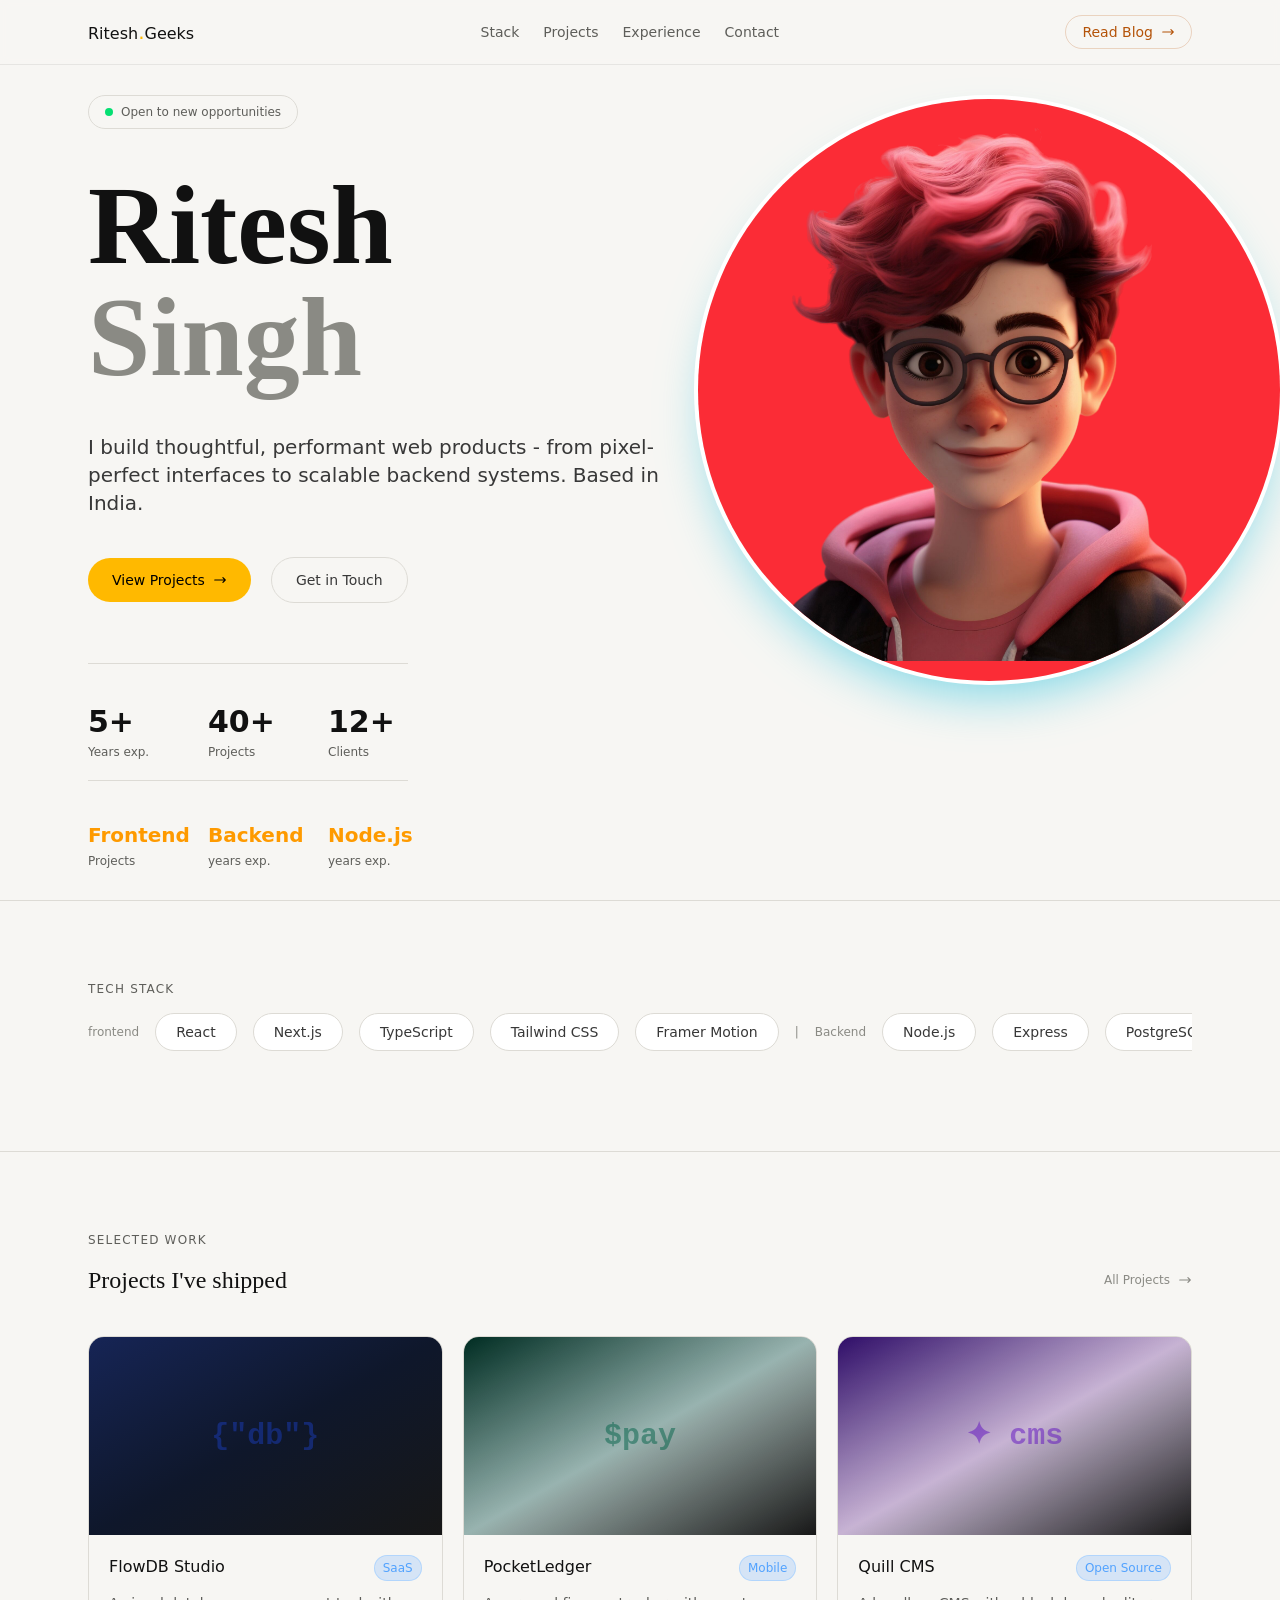
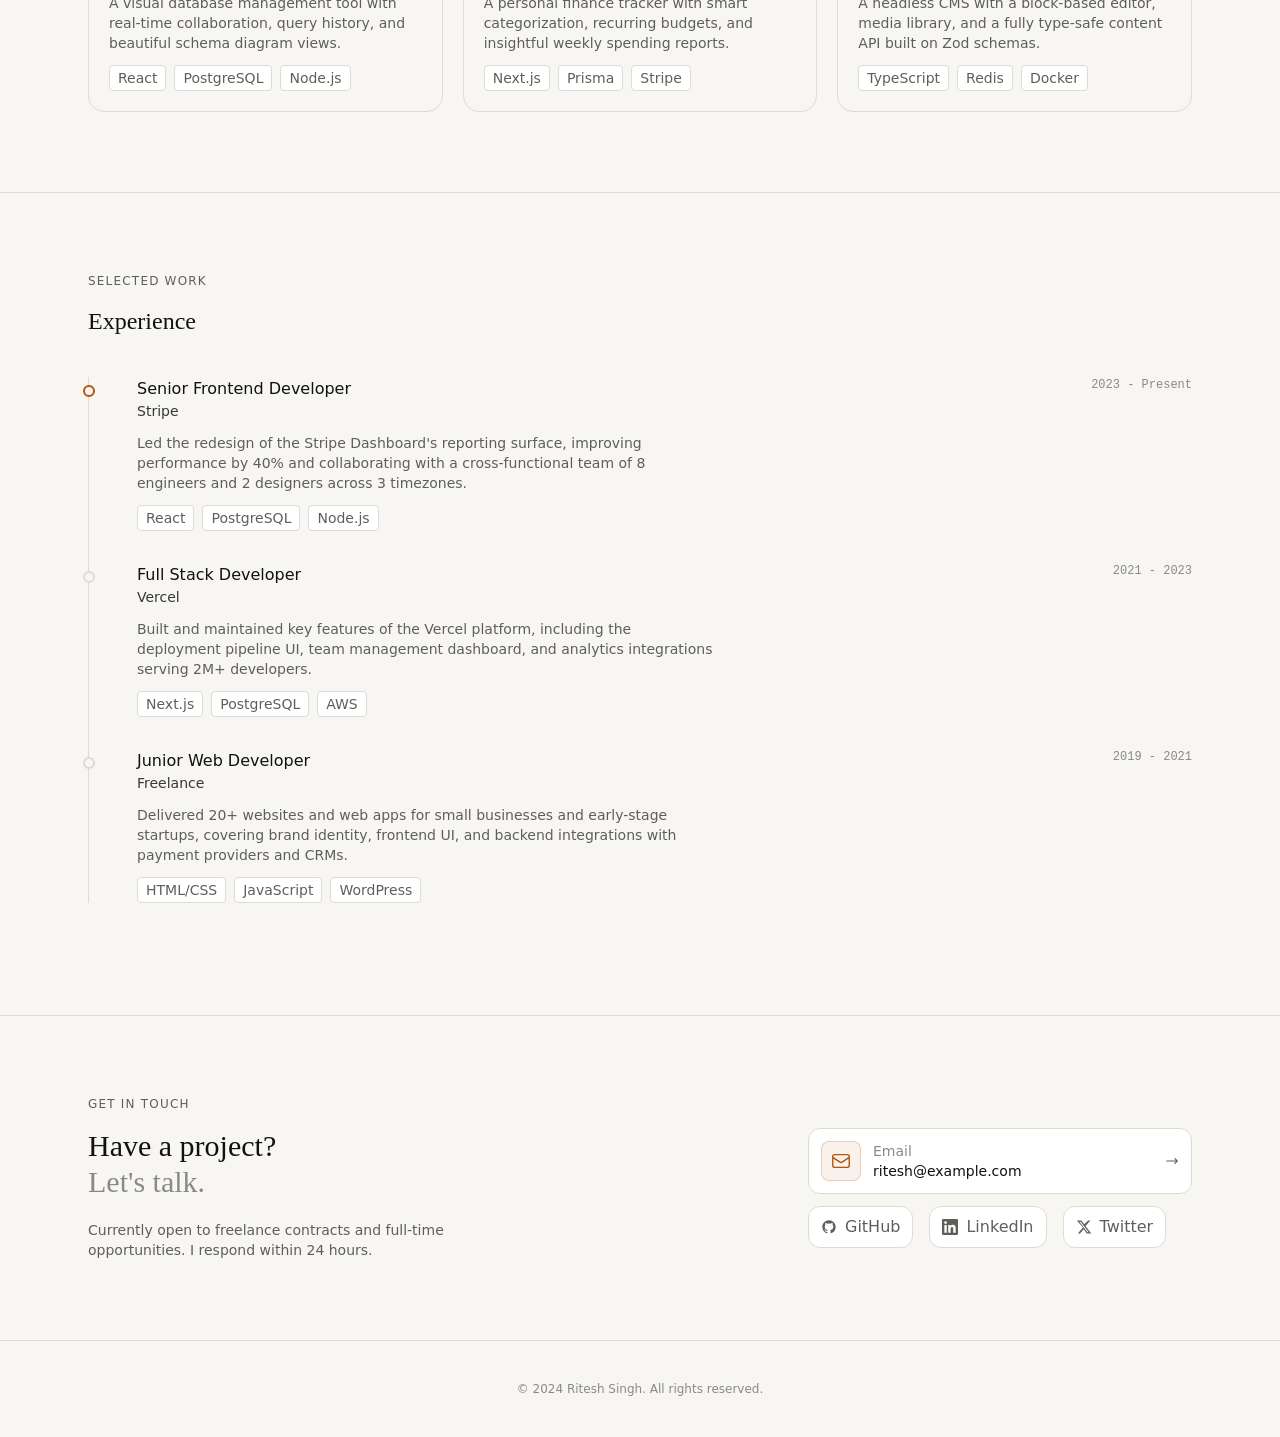
<file: index.html>
<!DOCTYPE html>
<html lang="en">

    <head>
        <meta charset="UTF-8">
        <meta name="viewport" content="width=device-width, initial-scale=1.0">
        <title>Document</title>
        <link rel="stylesheet" href="output.css">
    </head>

    <body>
        <header class="border-b border-(--border-subtle) fixed inset-x-0 bg-(--navbar-bg) backdrop-blur-xs z-10">
            <nav class="flex justify-between max-w-6xl mx-auto px-6 items-center h-16">
                <a href="">Ritesh<span class="text-amber-400 text-xl">.</span>Geeks</a>
                <ul class="hidden md:flex items-center gap-6 text-sm text-(--text-3)">
                    <a href="#tech-stack">
                        <li class="cursor-pointer hover:text-(--text-1) transition-all duration-200">Stack</li>
                    </a>
                    <a href="#projects">
                        <li class="cursor-pointer hover:text-(--text-1) transition-all duration-200">Projects</li>
                    </a>
                    <a href="#experience">
                        <li class="cursor-pointer hover:text-(--text-1) transition-all duration-200">Experience</li>
                    </a>
                    <a href="#contact">
                        <li class="cursor-pointer hover:text-(--text-1) transition-all duration-200">Contact</li>
                    </a>

                </ul>

                <a href="blog.html"
                    class="flex items-center text-sm gap-2 text-(--accent) border border-(--accent-border) px-4 py-1.5 rounded-full hover:bg-(--accent-dim) hover:border-(--accent) transition-all duration-200">
                    Read Blog <svg class="w-3.5 h-3.5" fill="none" stroke="currentColor" viewBox="0 0 24 24">
                        <path stroke-linecap="round" stroke-linejoin="round" stroke-width="2"
                            d="M17 8l4 4m0 0l-4 4m4-4H3" />
                    </svg>
                </a>
            </nav>
        </header>

        <section class="min-h-screen pt-16 flex flex-col justify-center items-center">
            <div class="max-w-6xl mx- px-6 text-white w-full">

                <div
                    class="inline-flex items-center gap-2 border border-(--border) px-4 py-2 rounded-full text-xs text-(--text-3) mb-10 animate-fade-in-up">
                    <span class="inline-block h-2 w-2 bg-green-400 rounded-full animate-pulse "></span>
                    Open to new opportunities
                </div>


                <figure class="object-cover absolute gap-3 overflow-hidden inline-block p-5 rounded-full md:ml-100 md:mt-1 md:bg-red-500 md-p-0 shadow-2xl md:ring-4 md:bg-cyan-500 shadow-90xl shadow-cyan-500/50 animate-fade-in-up hover:-translate-y-4 animation-all duration-800  ">
                <img class="animate-wiggle" src="avatar.png">
                </figure>

                <h1 class="font-serif text-6xl md:text-8xl lg:text-[7rem] font-bold mb-10 animate-fade-in-up-1">
                    <p class="text-(--text-1) ">Ritesh</p>
                    <p class="text-(--text-4)">Singh</p>
                </h1>

                <p class="text-(--text-2) text-lg md:text-xl max-w-xl mb-10 animate-fade-in-up-2">I build thoughtful,
                    performant web products
                    -
                    from pixel-perfect interfaces to scalable backend
                    systems. Based in India.</p>


                <div class="flex gap-5 items-center mb-15 animate-fade-in-up-2">
                    <a href=""
                        class="bg-amber-400 hover:bg-amber-300 text-black text-sm font-medium rounded-full px-6 py-3 flex items-center gap-2 transition-all duration-200">View
                        Projects
                        <svg class="w-3.5 h-3.5" fill="none" stroke="currentColor" viewBox="0 0 24 24">
                            <path stroke-linecap="round" stroke-linejoin="round" stroke-width="2"
                                d="M17 8l4 4m0 0l-4 4m4-4H3" />
                        </svg>
                    </a>
                    <a href="https://github.com/r65280251" class=" rounded-full px-6 py-3 border border-(--border) text-(--text-2) text-sm hover:bg-(--text-3) hover:text-(--text-1) transition-all duration-300">Get in
                        Touch</a>
                </div>

                <div class="border-t border-(--border) grid grid-cols-3 pt-10 gap-10 max-w-xs animate-fade-in-up-3">
                    <div>
                        <p class="text-3xl font-semibold mb-1 text-(--text-1)">5+</p>
                        <p class="text-xs text-(--text-3)">Years exp.</p>
                    </div>
                    <div>
                        <p class="text-3xl font-semibold mb-1 text-(--text-1)">40+</p>
                        <p class="text-xs text-(--text-3)">Projects</p>
                    </div>
                    <div>
                        <p class="text-3xl font-semibold mb-1 text-(--text-1)">12+</p>
                        <p class="text-xs text-(--text-3)">Clients</p>
                    </div>
                </div>

                <div class="border-t border-(--border) grid grid-cols-3 pt-10 gap-10 max-w-xs animate-fade-in-up-3 mt-5 ">
                    <div>
                        <p class="text-xl font-semibold mb-1 text-amber-500">Frontend</p>
                        <p class="text-xs text-(--text-3)">Projects</p>
                    </div>
                    <div>
                        <p class="text-xl font-semibold mb-1 text-amber-500">Backend</p>
                        <p class="text-xs text-(--text-3)">years exp.</p>
                    </div>
                    <div>
                        <p class="text-xl font-semibold mb-1 text-amber-500">Node.js</p>
                        <p class="text-xs text-(--text-3)">years exp.</p>
                    </div>
                </div>
</div>

        </section>








        <section id="tech-stack" class="border-t border-(--border) py-20">
            <div class="max-w-6xl mx-auto px-6">
                <h2 class="uppercase text-(--text-3) text-xs tracking-widest mb-4">Tech Stack</h2>

                <div class="flex gap-4 items-center overflow-x-auto pb-5">
                    <p class="text-xs text-(--text-4) text-nowrap">frontend</p>
                    <p
                        class="text-(--text-2) text-sm border border-(--border) px-5 py-2 rounded-full bg-(--surface-solid) hover:text-(--accent) hover:border-(--accent-dim) transition-all duration-200 cursor-default text-nowrap">
                        React</p>
                    <p
                        class="text-(--text-2) text-sm border border-(--border) px-5 py-2 rounded-full bg-(--surface-solid) hover:text-(--accent) hover:border-(--accent-dim) transition-all duration-200 cursor-default text-nowrap">
                        Next.js</p>
                    <p
                        class="text-(--text-2) text-sm border border-(--border) px-5 py-2 rounded-full bg-(--surface-solid) hover:text-(--accent) hover:border-(--accent-dim) transition-all duration-200 cursor-default text-nowrap">
                        TypeScript</p>
                    <p
                        class="text-(--text-2) text-sm border border-(--border) px-5 py-2 rounded-full bg-(--surface-solid) hover:text-(--accent) hover:border-(--accent-dim) transition-all duration-200 cursor-default text-nowrap">
                        Tailwind CSS</p>
                    <p
                        class="text-(--text-2) text-sm border border-(--border) px-5 py-2 rounded-full bg-(--surface-solid) hover:text-(--accent) hover:border-(--accent-dim) transition-all duration-200 cursor-default text-nowrap">
                        Framer Motion</p>
                    <p class="text-xs text-(--text-4)">|</p>
                    <p class="text-xs text-(--text-4)">Backend</p>
                    <p
                        class="text-(--text-2) text-sm border border-(--border) px-5 py-2 rounded-full bg-(--surface-solid) hover:text-(--accent) hover:border-(--accent-dim) transition-all duration-200 cursor-default text-nowrap">
                        Node.js</p>
                    <p
                        class="text-(--text-2) text-sm border border-(--border) px-5 py-2 rounded-full bg-(--surface-solid) hover:text-(--accent) hover:border-(--accent-dim) transition-all duration-200 cursor-default text-nowrap">
                        Express</p>
                    <p
                        class="text-(--text-2) text-sm border border-(--border) px-5 py-2 rounded-full bg-(--surface-solid) hover:text-(--accent) hover:border-(--accent-dim) transition-all duration-200 cursor-default text-nowrap">
                        PostgreSQL</p>
                    <p
                        class="text-(--text-2) text-sm border border-(--border) px-5 py-2 rounded-full bg-(--surface-solid) hover:text-(--accent) hover:border-(--accent-dim) transition-all duration-200 cursor-default text-nowrap">
                        Prisma ORM</p>
                    <p
                        class="text-(--text-2) text-sm border border-(--border) px-5 py-2 rounded-full bg-(--surface-solid) hover:text-(--accent) hover:border-(--accent-dim) transition-all duration-200 cursor-default text-nowrap">
                        Redis</p>
                    <p class="text-xs text-(--text-4)">|</p>
                    <p class="text-xs text-(--text-4) text-nowrap">Devops</p>
                    <p
                        class="text-(--text-2) text-sm border border-(--border) px-5 py-2 rounded-full bg-(--surface-solid) hover:text-(--accent) hover:border-(--accent-dim) transition-all duration-200 cursor-default text-nowrap">
                        Docker</p>
                    <p
                        class="text-(--text-2) text-sm border border-(--border) px-5 py-2 rounded-full bg-(--surface-solid) hover:text-(--accent) hover:border-(--accent-dim) transition-all duration-200 cursor-default text-nowrap">
                        AWS</p>
                    <p
                        class="text-(--text-2) text-sm border border-(--border) px-5 py-2 rounded-full bg-(--surface-solid) hover:text-(--accent) hover:border-(--accent-dim) transition-all duration-200 cursor-default text-nowrap">
                        Vercel</p>
                    <p
                        class="text-(--text-2) text-sm border border-(--border) px-5 py-2 rounded-full bg-(--surface-solid) hover:text-(--accent) hover:border-(--accent-dim) transition-all duration-200 cursor-default text-nowrap">
                        GitHub CI/CD</p>
                </div>
            </div>
        </section>


        <section id="projects" class="border-t border-(--border) py-20">
            <div class="max-w-6xl mx-auto px-6">
                <h2 class="uppercase text-(--text-3) text-xs tracking-widest mb-4">Selected Work</h2>

                <div class="flex justify-between mb-10">
                    <h3 class="font-serif text-2xl">Projects I've shipped</h3>
                    <a href=""
                        class="flex items-center gap-2 text-xs text-(--text-4) hover:text-(--accent) transition-all duration-200">All
                        Projects <svg class="w-3.5 h-3.5" fill="none" stroke="currentColor" viewBox="0 0 24 24">
                            <path stroke-linecap="round" stroke-linejoin="round" stroke-width="2"
                                d="M17 8l4 4m0 0l-4 4m4-4H3" />
                        </svg></a>

                </div>

                <div class="grid grid-cols-1 gap-5 md:grid-cols-2 lg:grid-cols-3">

                    <article
                        class="group border border-(--border) rounded-2xl overflow-hidden hover:-translate-y-1.5 transition-all duration-300 hover:border-white/30">
                        <div
                            class="relative aspect-video flex items-center justify-center bg-linear-to-br from-blue-950 via-slate-900 to-neutral-900">
                            <p class="text-3xl font-mono text-blue-800/50 font-bold">{"db"}</p>

                            <div
                                class="absolute bg-black/0 inset-0 group-hover:bg-black/35 flex justify-center items-center transition-all duration-400">
                                <p
                                    class=" opacity-0 border  border-white/20 rounded-full px-3 py-1.5 group-hover:opacity-100  flex items-center gap-2 bg-white/10 text-xs backdrop-blur-2xl">
                                    View Project <svg class="w-3.5 h-3.5" fill="none" stroke="currentColor"
                                        viewBox="0 0 24 24">
                                        <path stroke-linecap="round" stroke-linejoin="round" stroke-width="2"
                                            d="M17 8l4 4m0 0l-4 4m4-4H3" />
                                    </svg>
                                </p>
                            </div>
                        </div>

                        <div class="p-5">
                            <div class="flex justify-between mb-3">
                                <h3>FlowDB Studio</h3>
                                <p
                                    class="text-xs border border-blue-300/50 px-2 py-1 text-blue-400 rounded-full bg-blue-400/20">
                                    SaaS</p>
                            </div>

                            <p class="mb-3 text-sm text-(--text-3)">A visual database management tool with real-time
                                collaboration, query history, and
                                beautiful schema diagram views.</p>

                            <div class="flex gap-2 flex-wrap">
                                <p
                                    class="text-sm text-(--text-3) px-2 py-0.5 border border-(--border) rounded bg-(--surface-solid)">
                                    React</p>
                                <p
                                    class="text-sm text-(--text-3) px-2 py-0.5 border border-(--border) rounded bg-(--surface-solid)">
                                    PostgreSQL</p>
                                <p
                                    class="text-sm text-(--text-3) px-2 py-0.5 border border-(--border) rounded bg-(--surface-solid)">
                                    Node.js</p>
                            </div>

                        </div>
                    </article>

                    <article
                        class="group border border-(--border) rounded-2xl overflow-hidden hover:-translate-y-1.5 transition-all duration-300 hover:border-white/30">
                        <div
                            class="relative aspect-video flex items-center justify-center bg-linear-to-br from-emerald-950 via-teal-900/40 to-neutral-900">
                            <p class="text-3xl font-mono text-emerald-800/50 font-bold">$pay</p>

                            <div
                                class="absolute bg-black/0 inset-0 group-hover:bg-black/35 flex justify-center items-center transition-all duration-400">
                                <p
                                    class=" opacity-0 border  border-white/20 rounded-full px-3 py-1.5 group-hover:opacity-100  flex items-center gap-2 bg-white/10 text-xs backdrop-blur-2xl">
                                    View Project <svg class="w-3.5 h-3.5" fill="none" stroke="currentColor"
                                        viewBox="0 0 24 24">
                                        <path stroke-linecap="round" stroke-linejoin="round" stroke-width="2"
                                            d="M17 8l4 4m0 0l-4 4m4-4H3" />
                                    </svg>
                                </p>
                            </div>
                        </div>

                        <div class="p-5">
                            <div class="flex justify-between mb-3">
                                <h3>PocketLedger</h3>
                                <p
                                    class="text-xs border border-blue-300/50 px-2 py-1 text-blue-400 rounded-full bg-blue-400/20">
                                    Mobile</p>
                            </div>

                            <p class="mb-3 text-sm text-(--text-3)">A personal finance tracker with smart
                                categorization, recurring budgets, and insightful weekly spending reports.</p>

                            <div class="flex gap-2 flex-wrap">
                                <p
                                    class="text-sm text-(--text-3) px-2 py-0.5 border border-(--border) rounded bg-(--surface-solid)">
                                    Next.js
                                </p>
                                <p
                                    class="text-sm text-(--text-3) px-2 py-0.5 border border-(--border) rounded bg-(--surface-solid)">
                                    Prisma
                                </p>
                                <p
                                    class="text-sm text-(--text-3) px-2 py-0.5 border border-(--border) rounded bg-(--surface-solid)">
                                    Stripe</p>
                            </div>

                        </div>
                    </article>



                    <article
                        class="group border border-(--border) rounded-2xl overflow-hidden hover:-translate-y-1.5 transition-all duration-300 hover:border-white/30 md:col-span-2 lg:col-span-1">
                        <div
                            class="relative aspect-video flex items-center justify-center bg-linear-to-br from-violet-950 via-purple-900/30 to-neutral-900">
                            <p class="text-3xl font-mono text-violet-800/50 font-bold">✦ cms</p>

                            <div
                                class="absolute bg-black/0 inset-0 group-hover:bg-black/35 flex justify-center items-center transition-all duration-400">
                                <p
                                    class=" opacity-0 border  border-white/20 rounded-full px-3 py-1.5 group-hover:opacity-100  flex items-center gap-2 bg-white/10 text-xs backdrop-blur-2xl">
                                    View Project <svg class="w-3.5 h-3.5" fill="none" stroke="currentColor"
                                        viewBox="0 0 24 24">
                                        <path stroke-linecap="round" stroke-linejoin="round" stroke-width="2"
                                            d="M17 8l4 4m0 0l-4 4m4-4H3" />
                                    </svg>
                                </p>
                            </div>
                        </div>

                        <div class="p-5">
                            <div class="flex justify-between mb-3">
                                <h3>Quill CMS
                                </h3>
                                <p
                                    class="text-xs border border-blue-300/50 px-2 py-1 text-blue-400 rounded-full bg-blue-400/20">
                                    Open Source
                                </p>
                            </div>

                            <p class="mb-3 text-sm text-(--text-3)">A headless CMS with a block-based editor, media
                                library, and a fully type-safe content API built on Zod schemas.
                            </p>

                            <div class="flex gap-2 flex-wrap">
                                <p
                                    class="text-sm text-(--text-3) px-2 py-0.5 border border-(--border) rounded bg-(--surface-solid)">
                                    TypeScript
                                </p>
                                <p
                                    class="text-sm text-(--text-3) px-2 py-0.5 border border-(--border) rounded bg-(--surface-solid)">
                                    Redis
                                </p>
                                <p
                                    class="text-sm text-(--text-3) px-2 py-0.5 border border-(--border) rounded bg-(--surface-solid)">
                                    Docker</p>
                            </div>

                        </div>
                    </article>

                </div>
            </div>
        </section>

        <section id="experience" class="border-t border-(--border) py-20">
            <div class="max-w-6xl mx-auto px-6">
                <h2 class="uppercase text-(--text-3) text-xs tracking-widest mb-4">Selected Work</h2>
                <h3 class="font-serif text-2xl mb-10">Experience</h3>

                <div class="border-l border-(--border)">
                    <div class="relative mb-8">
                        <div
                            class="-left-1.5 top-2 absolute border-2 border-(--accent) rounded-full w-3 h-3 bg-(--surface)">
                        </div>

                        <div class="pl-12">
                            <div class="flex flex-col md:flex-row justify-between mb-3 gap-2">
                                <div>
                                    <h3>Senior Frontend Developer</h3>
                                    <p class="font-light text-(--text-2) text-sm">Stripe</p>
                                </div>

                                <p class="text-xs font-mono text-(--text-4)">
                                    2023 - Present</p>
                            </div>


                            <p class="mb-3 text-sm text-(--text-3) max-w-xl">Led the redesign of the Stripe Dashboard's
                                reporting surface, improving performance by 40% and collaborating with a
                                cross-functional team of 8 engineers and 2 designers across 3 timezones.</p>

                            <div class="flex gap-2 flex-wrap">
                                <p
                                    class="text-sm text-(--text-3) px-2 py-0.5 border border-(--border) rounded bg-(--surface-solid)">
                                    React</p>
                                <p
                                    class="text-sm text-(--text-3) px-2 py-0.5 border border-(--border) rounded bg-(--surface-solid)">
                                    PostgreSQL</p>
                                <p
                                    class="text-sm text-(--text-3) px-2 py-0.5 border border-(--border) rounded bg-(--surface-solid)">
                                    Node.js</p>
                            </div>

                        </div>
                    </div>

                    <div class="relative mb-8">
                        <div
                            class="-left-1.5 top-2 absolute border-2 border-(--border) rounded-full w-3 h-3 bg-(--surface)">
                        </div>

                        <div class="pl-12">
                            <div class="flex flex-col md:flex-row justify-between mb-3 gap-2">
                                <div>
                                    <h3>Full Stack Developer</h3>
                                    <p class="font-light text-(--text-2) text-sm">Vercel</p>
                                </div>

                                <p class="text-xs font-mono text-(--text-4)">
                                    2021 - 2023</p>
                            </div>


                            <p class="mb-3 text-sm text-(--text-3) max-w-xl">Built and maintained key features of the
                                Vercel platform, including the deployment pipeline UI, team management dashboard, and
                                analytics integrations serving 2M+ developers.</p>

                            <div class="flex gap-2 flex-wrap">
                                <p
                                    class="text-sm text-(--text-3) px-2 py-0.5 border border-(--border) rounded bg-(--surface-solid)">
                                    Next.js
                                </p>
                                <p
                                    class="text-sm text-(--text-3) px-2 py-0.5 border border-(--border) rounded bg-(--surface-solid)">
                                    PostgreSQL</p>
                                <p
                                    class="text-sm text-(--text-3) px-2 py-0.5 border border-(--border) rounded bg-(--surface-solid)">
                                    AWS</p>
                            </div>

                        </div>
                    </div>

                    <div class="relative mb-8">
                        <div
                            class="-left-1.5 top-2 absolute border-2 border-(--border) rounded-full w-3 h-3 bg-(--surface)">
                        </div>

                        <div class="pl-12">
                            <div class="flex flex-col md:flex-row justify-between mb-3 gap-2">
                                <div>
                                    <h3>Junior Web Developer</h3>
                                    <p class="font-light text-(--text-2) text-sm">Freelance</p>
                                </div>

                                <p class="text-xs font-mono text-(--text-4)">
                                    2019 - 2021</p>
                            </div>


                            <p class="mb-3 text-sm text-(--text-3) max-w-xl">Delivered 20+ websites and web apps for
                                small businesses and early-stage startups, covering brand identity, frontend UI, and
                                backend integrations with payment providers and CRMs.

                            </p>

                            <div class="flex gap-2 flex-wrap">
                                <p
                                    class="text-sm text-(--text-3) px-2 py-0.5 border border-(--border) rounded bg-(--surface-solid)">
                                    HTML/CSS
                                </p>
                                <p
                                    class="text-sm text-(--text-3) px-2 py-0.5 border border-(--border) rounded bg-(--surface-solid)">
                                    JavaScript
                                </p>
                                <p
                                    class="text-sm text-(--text-3) px-2 py-0.5 border border-(--border) rounded bg-(--surface-solid)">
                                    WordPress</p>
                            </div>

                        </div>
                    </div>
                </div>
            </div>
        </section>

        <section id="contact" class="border-t border-(--border) py-20">
            <div class="max-w-6xl mx-auto px-6">
                <h2 class="uppercase text-(--text-3) text-xs tracking-widest mb-4">Get In Touch</h2>

                <div class="flex flex-col gap-10 md:flex-row justify-between">

                    <div class="flex-1">
                        <h3 class="font-serif text-3xl">Have a project?</h3>
                        <h3 class="font-serif text-3xl font-extralight mb-5 text-(--text-4)">Let's talk.</h3>
                        <p class="text-sm text-(--text-3) max-w-sm">Currently open to freelance contracts and full-time
                            opportunities. I respond within 24 hours.</p>
                    </div>

                    <div class=" flex-1 md:max-w-sm">
                        <a href="mailto:ritesh@example.com"
                            class="flex border border-(--border) rounded-xl bg-(--surface-solid)  p-3 items-center gap-3 ">
                            <svg class="w-10 h-10 text-(--accent) bg-(--accent-dim) p-2 rounded-lg border border-(--accent-border)"
                                fill="none" stroke="currentColor" viewBox="0 0 24 24">
                                <path stroke-linecap="round" stroke-linejoin="round" stroke-width="1.5"
                                    d="M3 8l7.89 5.26a2 2 0 002.22 0L21 8M5 19h14a2 2 0 002-2V7a2 2 0 00-2-2H5a2 2 0 00-2 2v10a2 2 0 002 2z" />
                            </svg>
                            <div class="flex-1 text-sm">
                                <p class="text-(--text-4)">Email</p>
                                <p class="text-(--text-1)">ritesh@example.com</p>
                            </div>

                            <svg class="w-3.5 h-3.5 text-(--text-3)" fill="none" stroke="currentColor"
                                viewBox="0 0 24 24">
                                <path stroke-linecap="round" stroke-linejoin="round" stroke-width="2"
                                    d="M17 8l4 4m0 0l-4 4m4-4H3" />
                            </svg>


                        </a>

                        <div class="mt-3 flex gap-4">

                            <a href="https://github.com/r65280251" class="cursor-pointer">
                            <p 
                                class="flex flex-1 items-center gap-2 border border-(--border) px-3 py-2 rounded-xl text-(--text-3) font-light justify-center bg-(--surface-solid) "> 
                                <svg class="w-4 h-4" fill="currentColor" viewBox="0 0 24 24">
                                    <path
                                        d="M12 2C6.477 2 2 6.484 2 12.017c0 4.425 2.865 8.18 6.839 9.504.5.092.682-.217.682-.483 0-.237-.008-.868-.013-1.703-2.782.605-3.369-1.343-3.369-1.343-.454-1.158-1.11-1.466-1.11-1.466-.908-.62.069-.608.069-.608 1.003.07 1.531 1.032 1.531 1.032.892 1.53 2.341 1.088 2.91.832.092-.647.35-1.088.636-1.338-2.22-.253-4.555-1.113-4.555-4.951 0-1.093.39-1.988 1.029-2.688-.103-.253-.446-1.272.098-2.65 0 0 .84-.27 2.75 1.026A9.564 9.564 0 0112 6.844c.85.004 1.705.115 2.504.337 1.909-1.296 2.747-1.027 2.747-1.027.546 1.379.202 2.398.1 2.651.64.7 1.028 1.595 1.028 2.688 0 3.848-2.339 4.695-4.566 4.942.359.31.678.921.678 1.856 0 1.338-.012 2.419-.012 2.747 0 .268.18.58.688.482A10.019 10.019 0 0022 12.017C22 6.484 17.522 2 12 2z" />
                                </svg>
                                GitHub
                               
                            </p>
                             </a>
<a href="https://github.com/r65280251" class="cursor-pointer">
                            <p
                                class="flex flex-1 items-center gap-2 border border-(--border) px-3 py-2 rounded-xl text-(--text-3) font-light justify-center bg-(--surface-solid) ">
                              <svg class="w-4 h-4" fill="currentColor" viewBox="0 0 24 24"><path d="M20.447 20.452h-3.554v-5.569c0-1.328-.027-3.037-1.852-3.037-1.853 0-2.136 1.445-2.136 2.939v5.667H9.351V9h3.414v1.561h.046c.477-.9 1.637-1.85 3.37-1.85 3.601 0 4.267 2.37 4.267 5.455v6.286zM5.337 7.433a2.062 2.062 0 01-2.063-2.065 2.064 2.064 0 112.063 2.065zm1.782 13.019H3.555V9h3.564v11.452zM22.225 0H1.771C.792 0 0 .774 0 1.729v20.542C0 23.227.792 24 1.771 24h20.451C23.2 24 24 23.227 24 22.271V1.729C24 .774 23.2 0 22.222 0h.003z"/></svg>
                                LinkedIn
                            </p>
</a>
<a href="https://github.com/r65280251" class="cursor-pointer">
                            <p
                                class="flex flex-1 items-center gap-2 border border-(--border) px-3 py-2 rounded-xl text-(--text-3) font-light justify-center bg-(--surface-solid) ">
                                <svg class="w-4 h-4" fill="currentColor" viewBox="0 0 24 24"><path d="M18.244 2.25h3.308l-7.227 8.26 8.502 11.24H16.17l-4.714-6.231-5.401 6.231H2.736l7.73-8.835L1.254 2.25H8.08l4.259 5.63 5.905-5.63zm-1.161 17.52h1.833L7.084 4.126H5.117z"/></svg>

                                Twitter
                            </p>
</a>



                        </div>
                    </div>
                </div>

            </div>
        </section>

        <footer class="border-t border-(--border) py-10">
            <div class=" flex justify-center px-6 text-xs text-(--text-4)">
                © 2024 Ritesh Singh. All rights reserved.
            </div>
        </footer>
    </body>
</html>
</file>
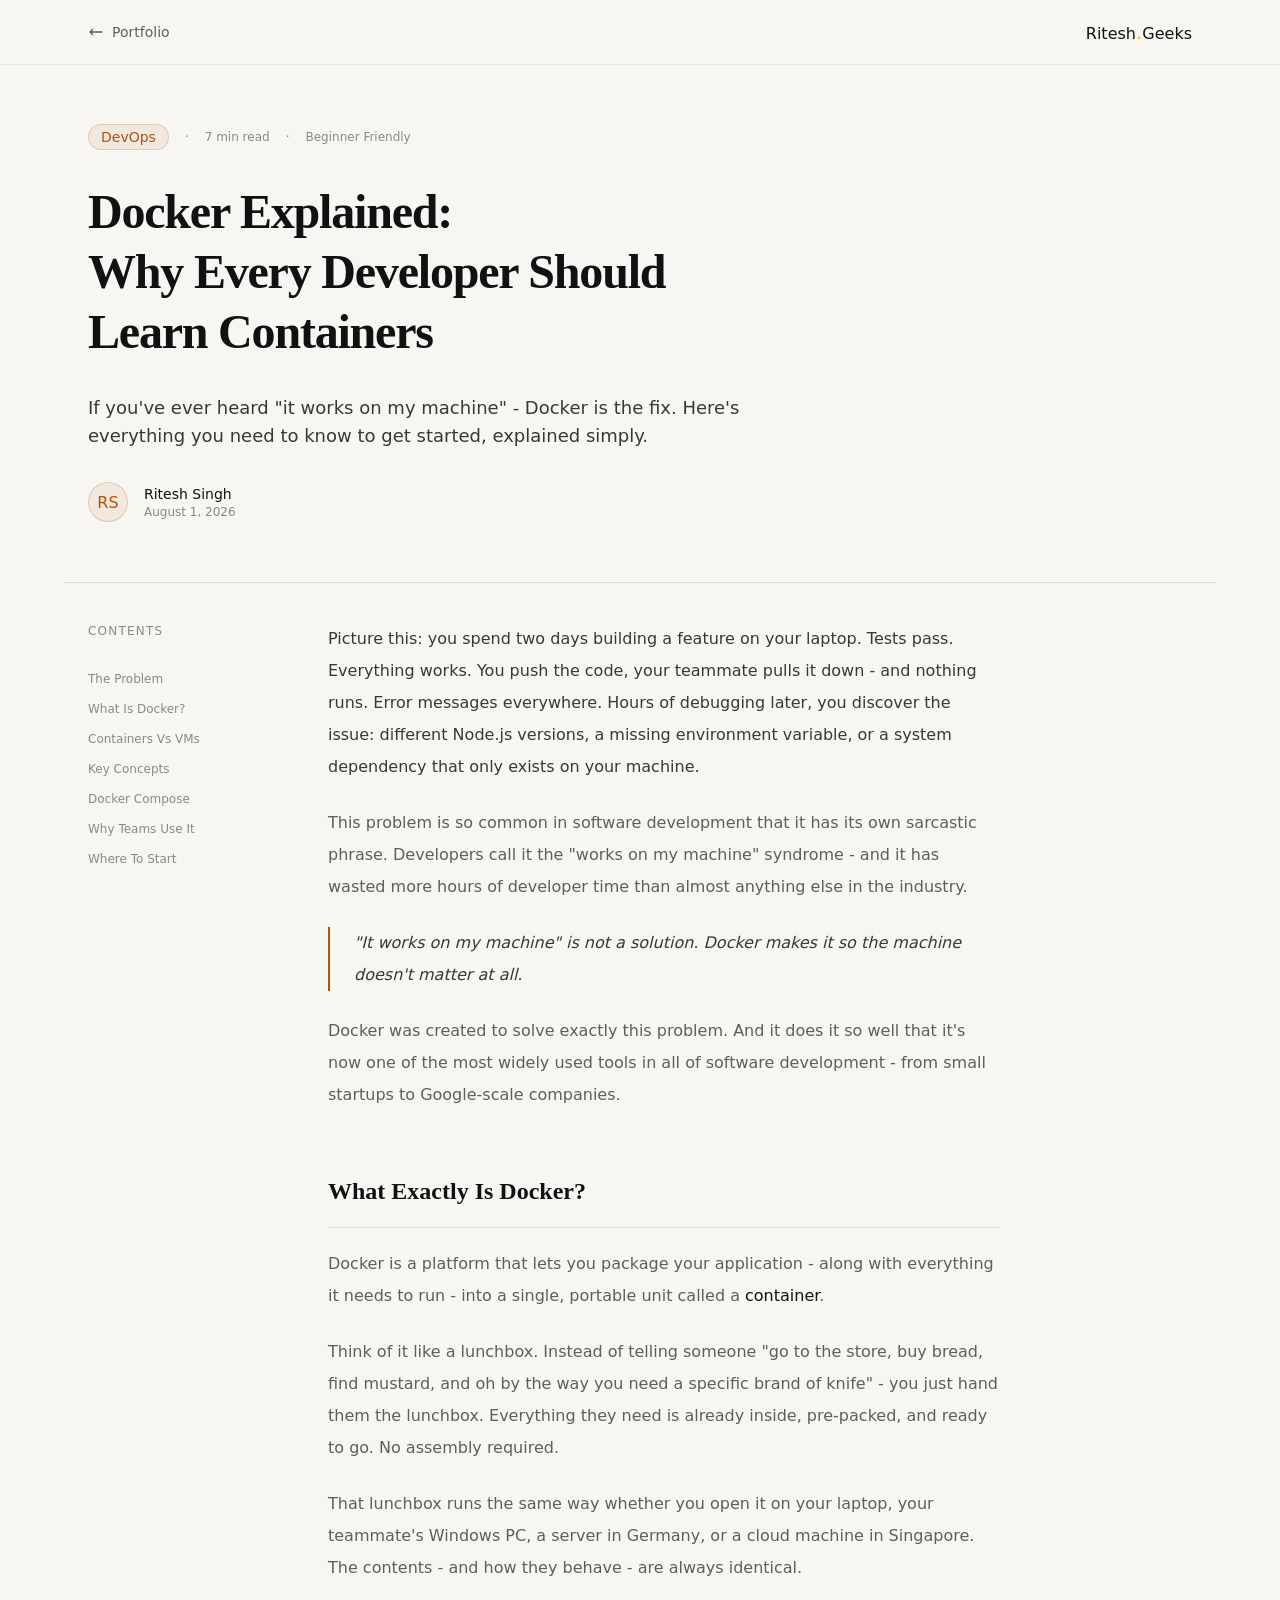
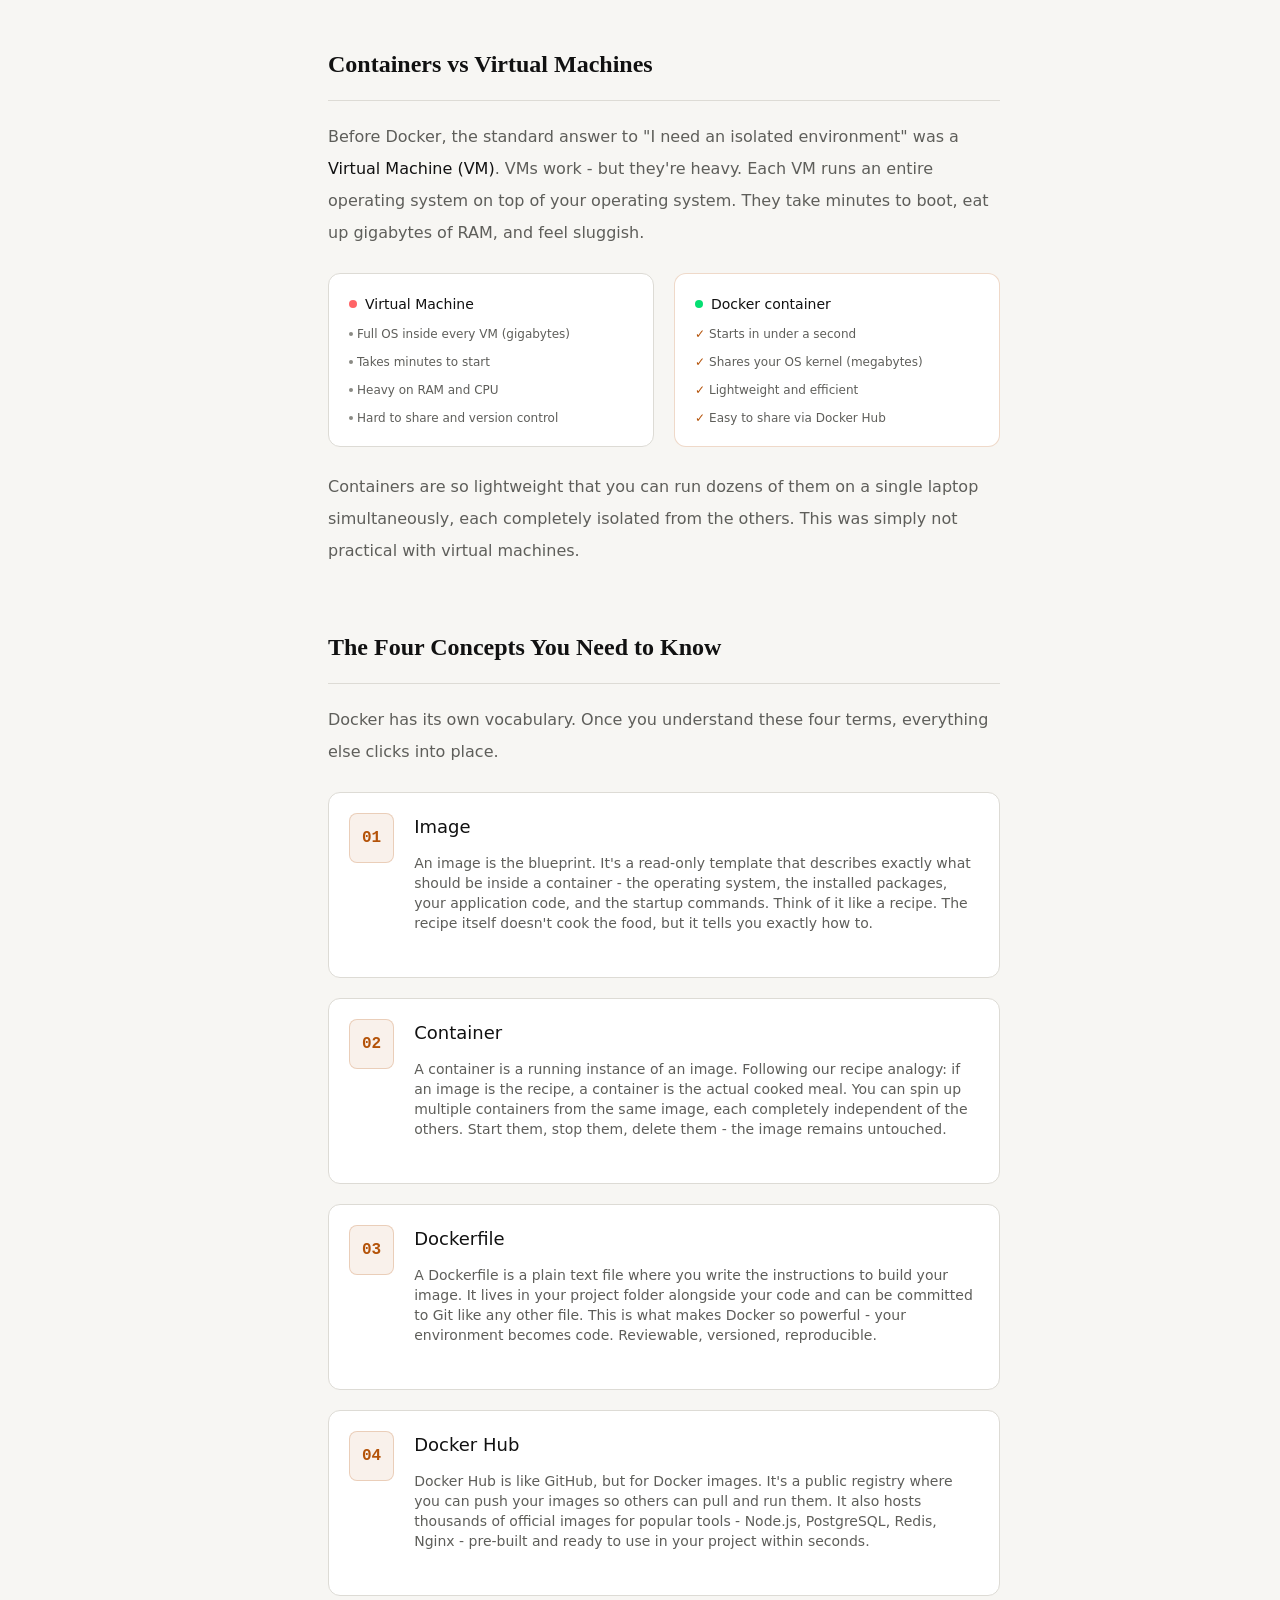
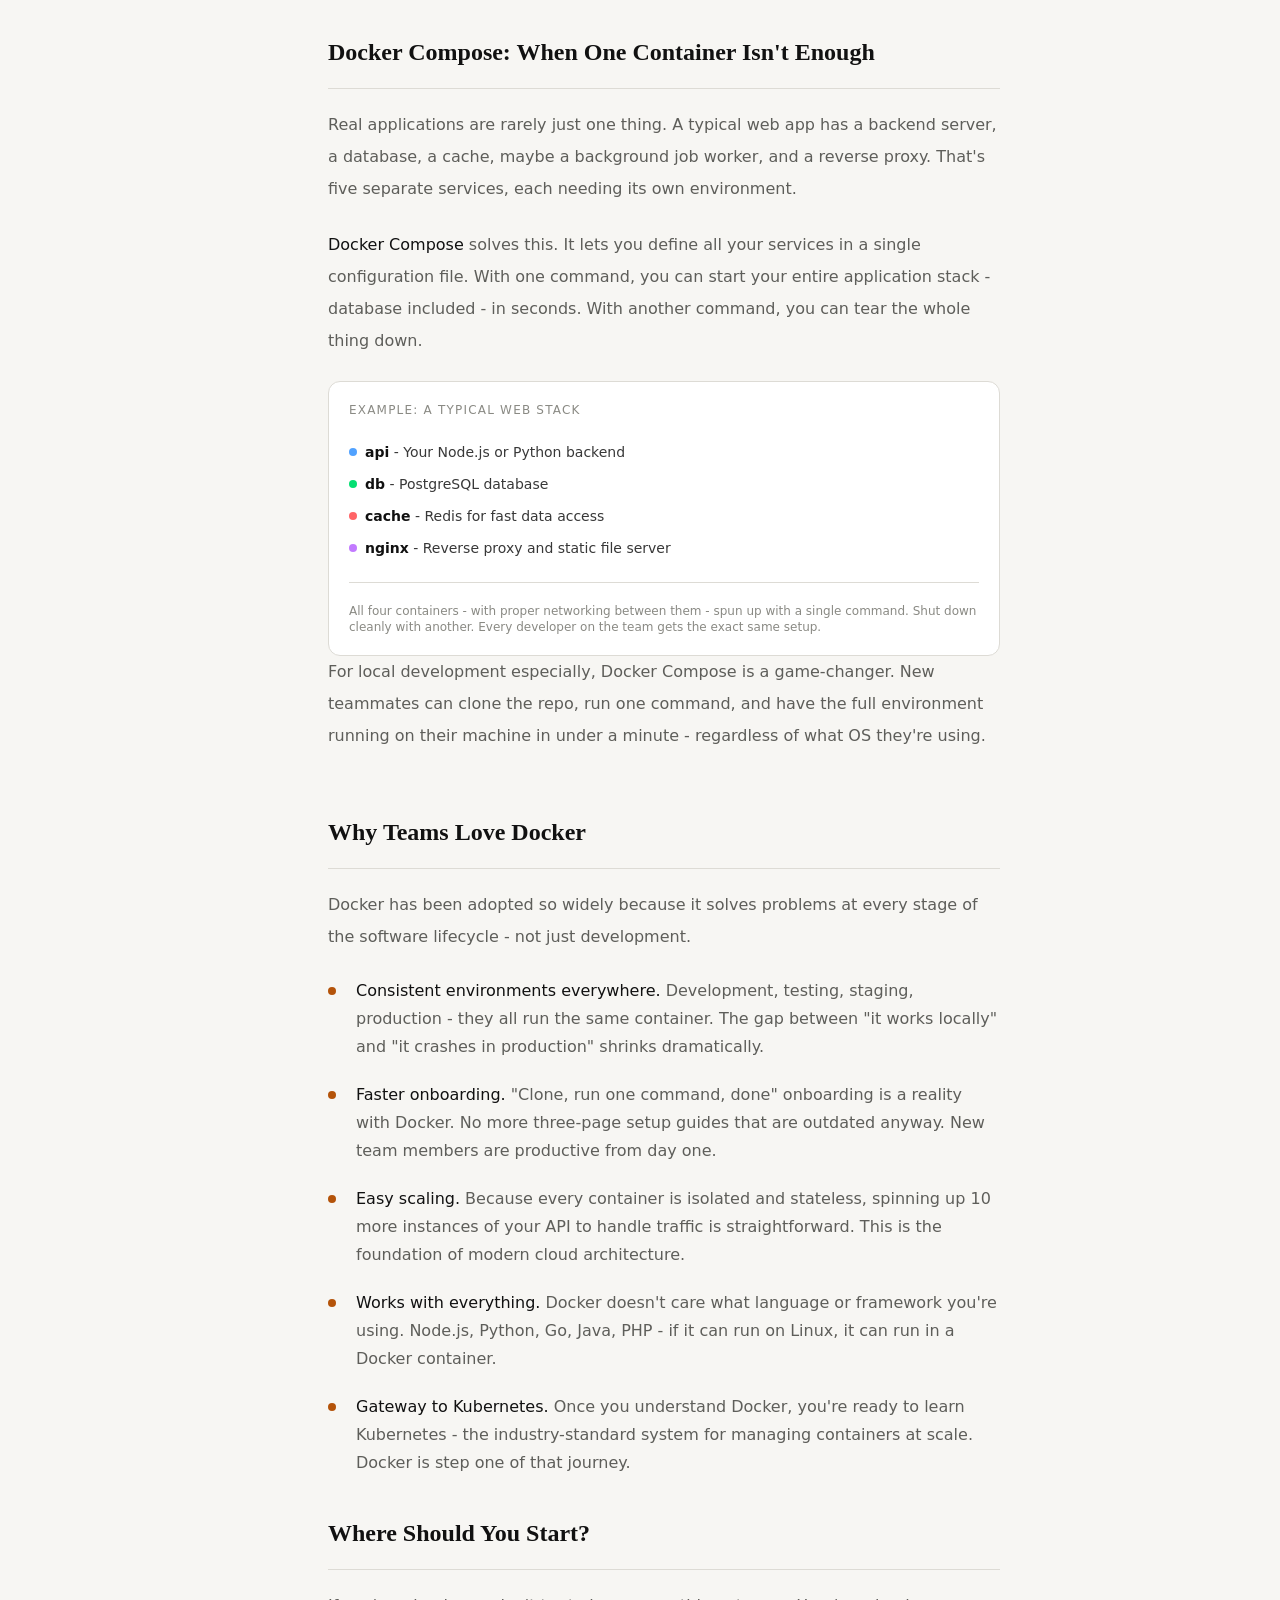
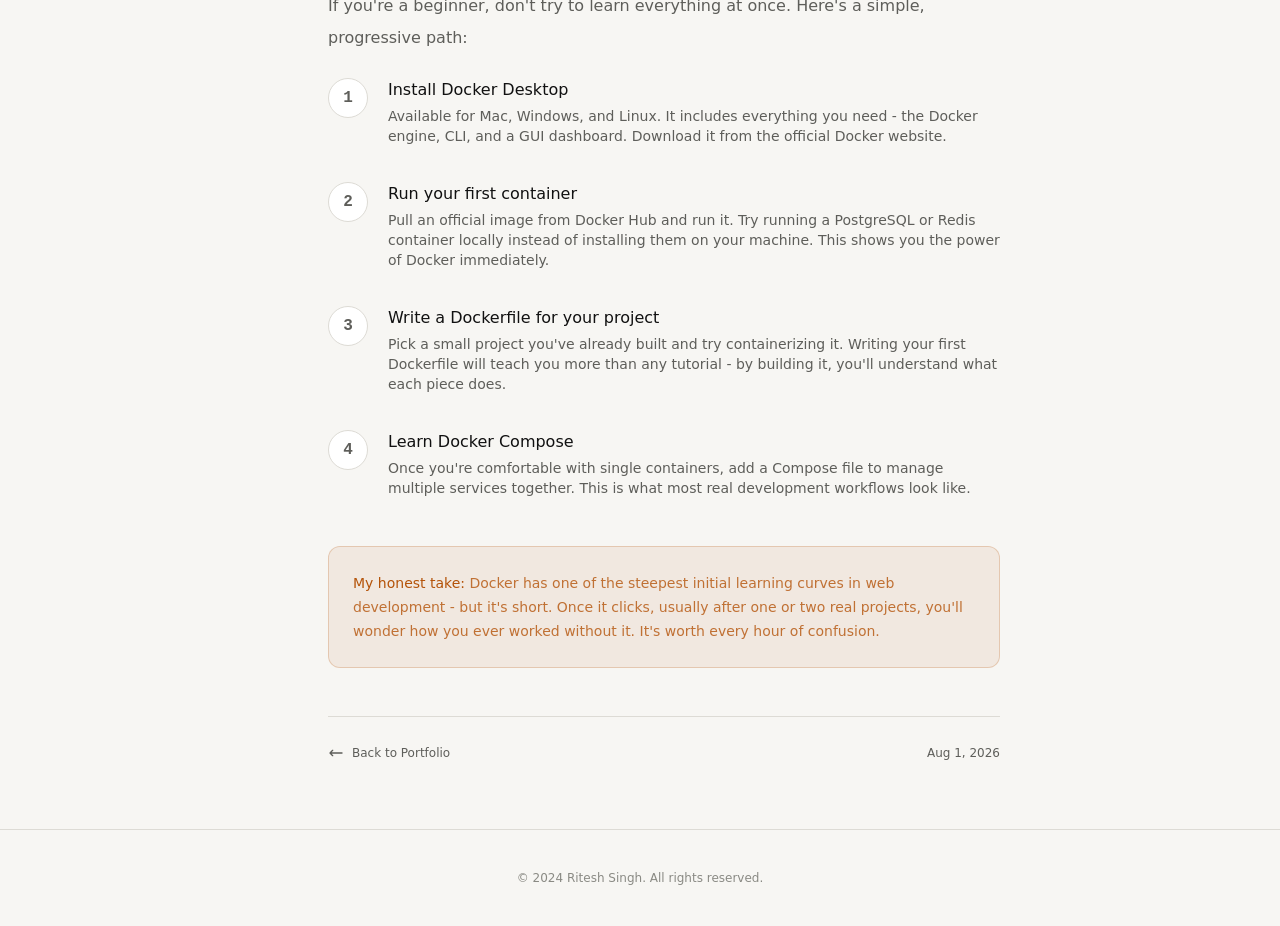
<file: blog.html>
<!DOCTYPE html>
<html lang="en">

<head>
    <meta charset="UTF-8">
    <meta name="viewport" content="width=device-width, initial-scale=1.0">
    <title>Docker Blog</title>
    <link rel="stylesheet" href="output.css">
</head>

<body>
    <header class="border-b border-(--border-subtle) fixed inset-x-0 bg-(--navbar-bg) backdrop-blur-xs z-10">
        <nav class="flex justify-between max-w-6xl mx-auto px-6  items-center h-16">
            <a href="index.html"
                class="flex items-center text-sm gap-2 text-(--text-3) hover:text-(--text-1) transition-all duration-200 font-extralight">
                <svg class="w-4 h-4 rotate-180" fill="none" stroke="currentColor" viewBox="0 0 24 24">
                    <path stroke-linecap="round" stroke-linejoin="round" stroke-width="2"
                        d="M17 8l4 4m0 0l-4 4m4-4H3" />
                </svg>
                Portfolio
            </a>

            <a href="index.html">Ritesh<span class="text-amber-400 text-xl">.</span>Geeks</a>
        </nav>
    </header>

    <div class="pt-16">
        <div class="max-w-6xl mx-auto px-6 py-15 border-b border-(--border)">
            <div class="max-w-2xl">


                <div class="flex gap-4 text-xs text-(--text-4) items-center mb-8 ">
                    <span
                        class="rounded-full text-sm px-3 py-0.5 border border-(--accent-border) bg-(--accent-dim) text-(--accent)">DevOps</span>
                    <p>·</p>
                    <p>7 min read</p>
                    <span>·</span>
                    <span>Beginner Friendly</span>
                </div>
                <h1 class="text-4xl md:text-5xl font-serif font-bold mb-8 leading-tight tracking-tight">
                    Docker Explained:<br>Why Every Developer Should Learn Containers
                </h1>
                <p class="text-(--text-2) text-lg font-extralight leading-7 mb-8">If you've ever heard "it works on my
                    machine" -
                    Docker is the fix. Here's everything you need to know to get started, explained simply.</p>
                <div class="flex gap-4 items-center">
                    <div
                        class="h-10 w-10 rounded-full bg-(--accent-dim) border border-(--accent-border) p-2 grid place-items-center text-(--accent)">
                        RS
                    </div>
                    <div class="">
                        <p class="text-sm text-(--text-1)">Ritesh Singh</p>
                        <p class="text-xs text-(--text-4)">August 1, 2026</p>
                    </div>
                </div>
            </div>
        </div>
    </div>

    <div class="">
        <div class="max-w-6xl mx-auto px-6 py-10 flex gap-20">
            <div class="hidden relative lg:block w-40 ">
                <div class="sticky top-30">
                    <h2 class="uppercase tracking-widest text-xs text-(--text-4) mb-8">Contents</h2>

                    <ul class="flex flex-col gap-3.5">
                        <a href="#the-problem"
                            class="capitalize  text-xs text-(--text-4) hover:text-(--accent) transition-all duration-200">
                            <li>The problem</li>
                        </a>
                        <a href="#what-is-docker"
                            class="capitalize  text-xs text-(--text-4) hover:text-(--accent) transition-all duration-200">
                            <li>What is Docker?</li>
                        </a>
                        <a href="#container-vs-vm"
                            class="capitalize  text-xs text-(--text-4) hover:text-(--accent) transition-all duration-200">
                            <li>Containers vs VMs</li>
                        </a>
                        <a href="#key-concepts"
                            class="capitalize  text-xs text-(--text-4) hover:text-(--accent) transition-all duration-200">
                            <li>Key Concepts</li>
                        </a>
                        <a href="#docker-compose"
                            class="capitalize  text-xs text-(--text-4) hover:text-(--accent) transition-all duration-200">
                            <li>Docker Compose</li>
                        </a>
                        <a href="#why-teams-use-it"
                            class="capitalize  text-xs text-(--text-4) hover:text-(--accent) transition-all duration-200">
                            <li>Why Teams Use It</li>
                        </a>
                        <a href="#where-to-start"
                            class="capitalize  text-xs text-(--text-4) hover:text-(--accent) transition-all duration-200">
                            <li>Where to Start</li>
                        </a>
                    </ul>
                </div>

            </div>
            <div class=" flex-1 max-w-2xl">

                <!-- starts -->
                <section id="the-problem">
                    <p class="text-base text-(--text-2) leading-8 mb-6">Picture this: you spend two days building a
                        feature on your laptop. Tests pass. Everything works. You push the code, your teammate pulls it
                        down - and nothing runs. Error messages everywhere. Hours of debugging later, you discover the
                        issue: different Node.js versions, a missing environment variable, or a system dependency that
                        only exists on your machine.</p>

                    <p class="text-base text-(--text-3) leading-8 mb-6">This problem is so common in software
                        development that it has its own sarcastic phrase. Developers call it the "works on my machine"
                        syndrome - and it has wasted more hours of developer time than almost anything else in the
                        industry.</p>

                    <blockquote class="italic border-l-2 pl-6 border-(--accent) text-(--text-2) leading-8 mb-6">
                        <span>
                            "It works on my machine" is not a solution. Docker makes it so the machine doesn't matter at
                            all.
                        </span>

                    </blockquote>

                    <p class="text-base text-(--text-3) leading-8 mb-6">Docker was created to solve exactly this
                        problem. And it does it so well that it's now one of the most widely used tools in all of
                        software development - from small startups to Google-scale companies.</p>
                </section>

                <!-- What Exactly Is Docker? -->
                <section class="pt-10" id="what-is-docker">
                    <h2 class="font-serif font-bold text-2xl border-b border-(--border) pb-5 mb-5">What Exactly Is
                        Docker?</h2>

                    <p class="text-base text-(--text-3) leading-8 mb-6">Docker is a platform that lets you package your
                        application - along with everything it needs to run - into a single, portable unit called a
                        <span class="text-(--text-1)">container</span>.
                    </p>

                    <p class="text-base text-(--text-3) leading-8 mb-6">Think of it like a lunchbox. Instead of telling
                        someone "go to the store, buy bread, find mustard, and oh by the way you need a specific brand
                        of knife" - you just hand them the lunchbox. Everything they need is already inside, pre-packed,
                        and ready to go. No assembly required.</p>

                    <p class="text-base text-(--text-3) leading-8 mb-6">That lunchbox runs the same way whether you open
                        it on your laptop, your teammate's Windows PC, a server in Germany, or a cloud machine in
                        Singapore. The contents - and how they behave - are always identical.

                    </p>

                </section>

                <!-- Containers vs Virtual Machines -->
                <section id="container-vs-vm" class="pt-10">
                    <h2 class="font-serif font-bold text-2xl border-b border-(--border) pb-5 mb-5">Containers vs Virtual
                        Machines
                    </h2>

                    <p class="text-base text-(--text-3) leading-8 mb-6">Before Docker, the standard answer to "I need an
                        isolated environment" was a <span class="text-(--text-1)">Virtual Machine (VM)</span>. VMs work
                        - but they're heavy. Each VM runs an entire operating system on top of your operating system.
                        They take minutes to boot, eat up gigabytes of RAM, and feel sluggish.
                    </p>

                    <div class="flex flex-col sm:flex-row gap-5 text-xs text-(--text-3) mb-6">
                        <div class="flex-1 bg-(--surface-solid) p-5 rounded-xl border border-(--border)">
                            <div class="flex items-center gap-2 text-sm mb-3 text-(--text-1)">
                                <span class="w-2 h-2 bg-red-400 inline-block rounded-full"></span>
                                <p>Virtual Machine</p>
                            </div>
                            <div class="flex flex-col gap-3">
                                <div class="flex items-center gap-1">
                                    <span class="w-1 h-1 bg-(--text-4) inline-block rounded-full"></span>
                                    <p>Full OS inside every VM (gigabytes)</p>
                                </div>
                                <div class="flex items-center gap-1">
                                    <span class="w-1 h-1 bg-(--text-4) inline-block rounded-full"></span>
                                    <p>
                                        Takes minutes to start</p>
                                </div>
                                <div class="flex items-center gap-1">
                                    <span class="w-1 h-1 bg-(--text-4) inline-block rounded-full"></span>
                                    <p>Heavy on RAM and CPU
                                    </p>
                                </div>
                                <div class="flex items-center gap-1">
                                    <span class="w-1 h-1 bg-(--text-4) inline-block rounded-full"></span>
                                    <p>Hard to share and version control
                                    </p>
                                </div>
                            </div>
                        </div>
                        <div class="flex-1 bg-(--surface-solid) p-5 rounded-xl border border-(--accent-border)">
                            <div class="flex items-center gap-2 text-sm mb-3 text-(--text-1)">
                                <span class="w-2 h-2 bg-green-400 inline-block rounded-full"></span>
                                <p>Docker container</p>
                            </div>
                            <div class="flex flex-col gap-3">
                                <div class="flex gap-1">
                                    <span class="text-(--accent)">✓</span>
                                    <p>Starts in under a second
                                    </p>
                                </div>

                                <div class="flex gap-1">
                                    <span class="text-(--accent)">✓</span>
                                    <p>Shares your OS kernel (megabytes)</p>
                                </div>

                                <div class="flex gap-1">
                                    <span class="text-(--accent)">✓</span>
                                    <p>Lightweight and efficient
                                    </p>
                                </div>

                                <div class="flex gap-1">
                                    <span class="text-(--accent)">✓</span>
                                    <p>Easy to share via Docker Hub
                                    </p>
                                </div>


                            </div>
                        </div>
                    </div>

                    <p class="text-base text-(--text-3) leading-8 mb-6">Containers are so lightweight that you can run
                        dozens of them on a single laptop simultaneously, each completely isolated from the others. This
                        was simply not practical with virtual machines.
                    </p>

                </section>

                <!-- The Four Concepts You Need to Know -->
                <section id="key-concepts" class="pt-10">
                    <h2 class="font-serif font-bold text-2xl border-b border-(--border) pb-5 mb-5">The Four Concepts You
                        Need to Know
                    </h2>

                    <p class="text-base text-(--text-3) leading-8 mb-6">Docker has its own vocabulary. Once you
                        understand these four terms, everything else clicks into place.
                    </p>

                    <div class="flex flex-col gap-5">
                        <div
                            class="flex items-start gap-5 bg-(--surface-solid) p-5 rounded-xl border border-(--border)">
                            <div
                                class="border border-(--accent-border) bg-(--accent-dim) text-(--accent) p-3  font-mono font-bold rounded-lg ">
                                01</div>
                            <div>
                                <h4 class="text-lg mb-3">Image</h4>
                                <p class="text-sm text-(--text-3) mb-6">An image is the blueprint. It's a read-only
                                    template that describes exactly what should be inside a container - the operating
                                    system, the installed packages, your application code, and the startup commands.
                                    Think of it like a recipe. The recipe itself doesn't cook the food, but it tells you
                                    exactly how to.
                                </p>
                            </div>
                        </div>

                        <div
                            class="flex items-start gap-5 bg-(--surface-solid) p-5 rounded-xl border border-(--border)">
                            <div
                                class="border border-(--accent-border) bg-(--accent-dim) text-(--accent) p-3  font-mono font-bold rounded-lg ">
                                02</div>
                            <div>
                                <h4 class="text-lg mb-3">Container</h4>
                                <p class="text-sm text-(--text-3) mb-6">A container is a running instance of an image. Following our recipe analogy: if an image is the recipe, a container is the actual cooked meal. You can spin up multiple containers from the same image, each completely independent of the others. Start them, stop them, delete them - the image remains untouched.
                                </p>
                            </div>
                        </div>

                        <div
                            class="flex items-start gap-5 bg-(--surface-solid) p-5 rounded-xl border border-(--border)">
                            <div
                                class="border border-(--accent-border) bg-(--accent-dim) text-(--accent) p-3  font-mono font-bold rounded-lg ">
                                03</div>
                            <div>
                                <h4 class="text-lg mb-3">Dockerfile</h4>
                                <p class="text-sm text-(--text-3) mb-6">A Dockerfile is a plain text file where you write the instructions to build your image. It lives in your project folder alongside your code and can be committed to Git like any other file. This is what makes Docker so powerful - your environment becomes code. Reviewable, versioned, reproducible.
                                </p>
                            </div>
                        </div>

                        <div
                            class="flex items-start gap-5 bg-(--surface-solid) p-5 rounded-xl border border-(--border)">
                            <div
                                class="border border-(--accent-border) bg-(--accent-dim) text-(--accent) p-3  font-mono font-bold rounded-lg ">
                                04</div>
                            <div>
                                <h4 class="text-lg mb-3">Docker Hub</h4>
                                <p class="text-sm text-(--text-3) mb-6">Docker Hub is like GitHub, but for Docker images. It's a public registry where you can push your images so others can pull and run them. It also hosts thousands of official images for popular tools - Node.js, PostgreSQL, Redis, Nginx - pre-built and ready to use in your project within seconds.
                                </p>
                            </div>
                        </div>
                    </div>

                </section>

                <!-- Docker Compose: When One Container Isn't Enough -->
                <section id="docker-compose" class="pt-10">
                    <h2 class="font-serif font-bold text-2xl border-b border-(--border) pb-5 mb-5">Docker Compose: When
                        One Container Isn't Enough</h2>

                    <p class="text-base text-(--text-3) leading-8 mb-6">Real applications are rarely just one thing. A
                        typical web app has a backend server, a database, a cache, maybe a background job worker, and a
                        reverse proxy. That's five separate services, each needing its own environment.
                    </p>

                    <p class="text-base text-(--text-3) leading-8 mb-6"><span class="text-(--text-1)">Docker
                            Compose</span> solves this. It lets you define all your services in a single configuration
                        file. With one command, you can start your entire application stack - database included - in
                        seconds. With another command, you can tear the whole thing down.

                    </p>

                    <div class="bg-(--surface-solid) border border-(--border) rounded-xl p-5">

                        <p class="uppercase text-(--text-4) tracking-widest text-xs mb-6">Example: A Typical Web Stack
                        </p>

                        <div class="flex flex-col gap-3 text-(--text-2) mb-6 text-sm">
                            <div class="flex gap-2 items-center">
                                <span class="w-2 h-2 bg-blue-400 inline-block rounded-full"></span>
                                <p><strong class="text-(--text-1)">api</strong> - Your Node.js or Python backend</p>
                            </div>

                            <div class="flex gap-2 items-center">
                                <span class="w-2 h-2 bg-green-400 inline-block rounded-full"></span>
                                <p><strong class="text-(--text-1)">db</strong> - PostgreSQL database

                                </p>
                            </div>



                            <div class="flex gap-2 items-center">
                                <span class="w-2 h-2 bg-red-400 inline-block rounded-full"></span>
                                <p><strong class="text-(--text-1)">cache</strong> - Redis for fast data access
                                </p>
                            </div>

                            <div class="flex gap-2 items-center">
                                <span class="w-2 h-2 bg-purple-400 inline-block rounded-full"></span>
                                <p><strong class="text-(--text-1)">nginx</strong> - Reverse proxy and static file server

                                </p>
                            </div>
                        </div>

                        <p class="border-t border-(--border) pt-5 text-xs text-(--text-4)">
                            All four containers - with proper networking between them - spun up with a single command.
                            Shut down cleanly with another. Every developer on the team gets the exact same setup.


                        </p>
                    </div>


                    <p class="text-base text-(--text-3) leading-8 mb-6">For local development especially, Docker Compose
                        is a game-changer. New teammates can clone the repo, run one command, and have the full
                        environment running on their machine in under a minute - regardless of what OS they're using.

                    </p>

                </section>


                <!-- Why Teams Love Docker -->
                <section id="why-teams-use-it" class="pt-10">
                    <h2 class="font-serif font-bold text-2xl border-b border-(--border) pb-5 mb-5">Why Teams Love Docker
                    </h2>

                    <p class="text-base text-(--text-3) leading-8 mb-6">Docker has been adopted so widely because it
                        solves problems at every stage of the software lifecycle - not just development.
                    </p>

                    <div class="flex flex-col gap-5">
                        <div class="flex gap-5">
                            <div class="min-w-2 h-2 mt-2.5 rounded-full bg-(--accent)">
                            </div>
                            <div>
                                <p class="text-base text-(--text-3) leading-7 font-light">
                                    <strong class="text-(--text-1)">Consistent environments everywhere.</strong>
                                    Development, testing, staging, production - they all run the same container. The gap
                                    between "it works locally" and "it crashes in production" shrinks dramatically.
                                </p>
                            </div>
                        </div>

                        <div class="flex gap-5">
                            <div class="min-w-2 h-2 mt-2.5 rounded-full bg-(--accent)">
                            </div>
                            <div>
                                <p class="text-base text-(--text-3) leading-7 font-light">
                                    <strong class="text-(--text-1)">Faster onboarding. </strong>"Clone, run one command, done" onboarding is a reality with Docker. No more three-page setup guides that are outdated anyway. New team members are productive from day one.
                                </p>
                            </div>
                        </div>

                        <div class="flex gap-5">
                            <div class="min-w-2 h-2 mt-2.5 rounded-full bg-(--accent)">
                            </div>
                            <div>
                                <p class="text-base text-(--text-3) leading-7 font-light">
                                    <strong class="text-(--text-1)">Easy scaling. </strong>Because every container is isolated and stateless, spinning up 10 more instances of your API to handle traffic is straightforward. This is the foundation of modern cloud architecture.
                                </p>
                            </div>
                        </div>

                         <div class="flex gap-5">
                            <div class="min-w-2 h-2 mt-2.5 rounded-full bg-(--accent)">

                            </div>
                            <div>
                                <p class="text-base text-(--text-3) leading-7 font-light">
                                    <strong class="text-(--text-1)">Works with everything. </strong>Docker doesn't care what language or framework you're using. Node.js, Python, Go, Java, PHP - if it can run on Linux, it can run in a Docker container.
                                </p>
                            </div>
                        </div>
                        
                         <div class="flex gap-5">
                            <div class="min-w-2 h-2 mt-2.5 rounded-full bg-(--accent)">

                            </div>
                            <div>
                                <p class="text-base text-(--text-3) leading-7 font-light">
                                    <strong class="text-(--text-1)">Gateway to Kubernetes. </strong>Once you understand Docker, you're ready to learn Kubernetes - the industry-standard system for managing containers at scale. Docker is step one of that journey.
                                </p>
                            </div>
                        </div>
                    </div>

                </section>


                <!-- Where Should You Start? -->
                <section id="where-to-start" class="pt-10">
                    <h2 class="font-serif font-bold text-2xl border-b border-(--border) pb-5 mb-5">Where Should You
                        Start?
                    </h2>

                    <p class="text-base text-(--text-3) leading-8 mb-6">If you're a beginner, don't try to learn
                        everything at once. Here's a simple, progressive path:
                    </p>

                    <div class="flex flex-col gap-3">
                        <div class="flex items-start gap-5">
                            <div
                                class="border border-(--border) bg-(--surface-solid) text-(--text-3)   font-mono font-bold rounded-full min-w-10 h-10 grid place-items-center ">
                                1</div>
                            <div>
                                <h4 class="text-base mb-1">Install Docker Desktop</h4>
                                <p class="text-sm text-(--text-3) mb-6">Available for Mac, Windows, and Linux. It
                                    includes everything you need - the Docker engine, CLI, and a GUI dashboard. Download
                                    it from the official Docker website.
                                </p>
                            </div>
                        </div>

                        <div class="flex items-start gap-5">
                            <div
                                class="border border-(--border) bg-(--surface-solid) text-(--text-3)   font-mono font-bold rounded-full min-w-10 h-10 grid place-items-center ">
                                2</div>
                            <div>
                                <h4 class="text-base mb-1">Run your first container</h4>
                                <p class="text-sm text-(--text-3) mb-6">Pull an official image from Docker Hub and run it. Try running a PostgreSQL or Redis container locally instead of installing them on your machine. This shows you the power of Docker immediately.
                                </p>
                            </div>
                        </div>

                        <div class="flex items-start gap-5">
                            <div
                                class="border border-(--border) bg-(--surface-solid) text-(--text-3)   font-mono font-bold rounded-full min-w-10 h-10 grid place-items-center ">
                                3</div>
                            <div>
                                <h4 class="text-base mb-1">Write a Dockerfile for your project</h4>
                                <p class="text-sm text-(--text-3) mb-6">Pick a small project you've already built and try containerizing it. Writing your first Dockerfile will teach you more than any tutorial - by building it, you'll understand what each piece does.
                                </p>
                            </div>
                        </div>

                        <div class="flex items-start gap-5">
                            <div
                                class="border border-(--border) bg-(--surface-solid) text-(--text-3)   font-mono font-bold rounded-full min-w-10 h-10 grid place-items-center ">
                                4</div>
                            <div>
                                <h4 class="text-base mb-1">Learn Docker Compose</h4>
                                <p class="text-sm text-(--text-3) mb-6">Once you're comfortable with single containers, add a Compose file to manage multiple services together. This is what most real development workflows look like.
                                </p>
                            </div>
                        </div>
                    </div>

                </section>

                <!-- My honest take -->

                <section class="mt-6  p-6 text-(--accent)/80 border border-(--accent-border) rounded-xl bg-(--accent-dim) text-sm leading-6"> 
                     <span class="text-(--accent)">My honest take:</span>  Docker has one of the steepest initial learning curves in web development - but it's short. Once it clicks, usually after one or two real projects, you'll wonder how you ever worked without it. It's worth every hour of confusion. 
                </section>

                <!-- bottom navigation -->

                <section class="mt-12 border-t border-(--border) py-7 flex justify-between text-xs text-(--text-3)">
                  <a href="index.html"
                class="flex items-center  hover:text-(--accent) gap-2 transition-all duration-200 font-extralight">
                <svg class="w-4 h-4 rotate-180" fill="none" stroke="currentColor" viewBox="0 0 24 24">
                    <path stroke-linecap="round" stroke-linejoin="round" stroke-width="2"
                        d="M17 8l4 4m0 0l-4 4m4-4H3" />
                </svg>
                Back to Portfolio
            </a>

            <p>Aug 1, 2026</p>

                </section>


            </div>
        </div>
    </div>







    <footer class="border-t border-(--border) py-10">
        <div class=" flex justify-center px-6 text-xs text-(--text-4)">
            © 2024 Ritesh Singh. All rights reserved.
        </div>
    </footer>
</body>

</html>
</file>
<file: output.css>
/*! tailwindcss v4.3.3 | MIT License | https://tailwindcss.com */
@layer properties;
@layer theme, base, components, utilities;
@layer theme {
  :root, :host {
    --font-sans: 'Inter', ui-sans-serif, system-ui, sans-serif;
    --font-serif: 'Playfair Display', ui-serif, Georgia, serif;
    --font-mono: 'JetBrains Mono', ui-monospace, 'Courier New', monospace;
    --color-red-400: oklch(70.4% 0.191 22.216);
    --color-red-500: oklch(63.7% 0.237 25.331);
    --color-amber-300: oklch(87.9% 0.169 91.605);
    --color-amber-400: oklch(82.8% 0.189 84.429);
    --color-amber-500: oklch(76.9% 0.188 70.08);
    --color-green-400: oklch(79.2% 0.209 151.711);
    --color-emerald-800: oklch(43.2% 0.095 166.913);
    --color-emerald-950: oklch(26.2% 0.051 172.552);
    --color-teal-900: oklch(38.6% 0.063 188.416);
    --color-cyan-500: oklch(71.5% 0.143 215.221);
    --color-blue-300: oklch(80.9% 0.105 251.813);
    --color-blue-400: oklch(70.7% 0.165 254.624);
    --color-blue-800: oklch(42.4% 0.199 265.638);
    --color-blue-950: oklch(28.2% 0.091 267.935);
    --color-violet-800: oklch(43.2% 0.232 292.759);
    --color-violet-950: oklch(28.3% 0.141 291.089);
    --color-purple-400: oklch(71.4% 0.203 305.504);
    --color-purple-900: oklch(38.1% 0.176 304.987);
    --color-slate-900: oklch(20.8% 0.042 265.755);
    --color-neutral-900: oklch(20.5% 0 none);
    --color-black: #000;
    --color-white: #fff;
    --spacing: 0.25rem;
    --container-xs: 20rem;
    --container-sm: 24rem;
    --container-xl: 36rem;
    --container-2xl: 42rem;
    --container-6xl: 72rem;
    --text-xs: 0.75rem;
    --text-xs--line-height: calc(1 / 0.75);
    --text-sm: 0.875rem;
    --text-sm--line-height: calc(1.25 / 0.875);
    --text-base: 1rem;
    --text-base--line-height: calc(1.5 / 1);
    --text-lg: 1.125rem;
    --text-lg--line-height: calc(1.75 / 1.125);
    --text-xl: 1.25rem;
    --text-xl--line-height: calc(1.75 / 1.25);
    --text-2xl: 1.5rem;
    --text-2xl--line-height: calc(2 / 1.5);
    --text-3xl: 1.875rem;
    --text-3xl--line-height: calc(2.25 / 1.875);
    --text-4xl: 2.25rem;
    --text-4xl--line-height: calc(2.5 / 2.25);
    --text-5xl: 3rem;
    --text-5xl--line-height: 1;
    --text-6xl: 3.75rem;
    --text-6xl--line-height: 1;
    --text-8xl: 6rem;
    --text-8xl--line-height: 1;
    --font-weight-extralight: 200;
    --font-weight-light: 300;
    --font-weight-medium: 500;
    --font-weight-semibold: 600;
    --font-weight-bold: 700;
    --tracking-tight: -0.025em;
    --tracking-widest: 0.1em;
    --leading-tight: 1.25;
    --radius-lg: 0.5rem;
    --radius-xl: 0.75rem;
    --radius-2xl: 1rem;
    --ease-out: cubic-bezier(0, 0, 0.2, 1);
    --ease-in-out: cubic-bezier(0.4, 0, 0.2, 1);
    --animate-pulse: pulse 2s cubic-bezier(0.4, 0, 0.6, 1) infinite;
    --blur-xs: 4px;
    --blur-2xl: 40px;
    --aspect-video: 16 / 9;
    --default-transition-duration: 150ms;
    --default-transition-timing-function: cubic-bezier(0.4, 0, 0.2, 1);
    --default-font-family: var(--font-sans);
    --default-mono-font-family: var(--font-mono);
    --animate-wiggle: wiggle 6s ease-in-out infinite;
  }
}
@layer base {
  *, ::after, ::before, ::backdrop, ::file-selector-button {
    box-sizing: border-box;
    margin: 0;
    padding: 0;
    border: 0 solid;
  }
  html, :host {
    line-height: 1.5;
    -webkit-text-size-adjust: 100%;
    tab-size: 4;
    font-family: var(--default-font-family, -apple-system, BlinkMacSystemFont, "Segoe UI", Roboto, "Helvetica Neue", "Noto Sans", Arial, sans-serif, "Apple Color Emoji", "Segoe UI Emoji", "Segoe UI Symbol", "Noto Color Emoji");
    font-feature-settings: var(--default-font-feature-settings, normal);
    font-variation-settings: var(--default-font-variation-settings, normal);
    -webkit-tap-highlight-color: transparent;
  }
  hr {
    height: 0;
    color: inherit;
    border-top-width: 1px;
  }
  abbr:where([title]) {
    -webkit-text-decoration: underline dotted;
    text-decoration: underline dotted;
  }
  h1, h2, h3, h4, h5, h6 {
    font-size: inherit;
    font-weight: inherit;
  }
  a {
    color: inherit;
    -webkit-text-decoration: inherit;
    text-decoration: inherit;
  }
  b, strong {
    font-weight: bolder;
  }
  code, kbd, samp, pre {
    font-family: var(--default-mono-font-family, ui-monospace, SFMono-Regular, Menlo, Monaco, Consolas, "Liberation Mono", "Courier New", monospace);
    font-feature-settings: var(--default-mono-font-feature-settings, normal);
    font-variation-settings: var(--default-mono-font-variation-settings, normal);
    font-size: 1em;
  }
  small {
    font-size: 80%;
  }
  sub, sup {
    font-size: 75%;
    line-height: 0;
    position: relative;
    vertical-align: baseline;
  }
  sub {
    bottom: -0.25em;
  }
  sup {
    top: -0.5em;
  }
  table {
    text-indent: 0;
    border-color: inherit;
    border-collapse: collapse;
  }
  :-moz-focusring:where(:not(iframe)) {
    outline: auto;
  }
  progress {
    vertical-align: baseline;
  }
  summary {
    display: list-item;
  }
  ol, ul, menu {
    list-style: none;
  }
  img, svg, video, canvas, audio, iframe, embed, object {
    display: block;
    vertical-align: middle;
  }
  img, video {
    max-width: 100%;
    height: auto;
  }
  button, input, select, optgroup, textarea, ::file-selector-button {
    font: inherit;
    font-feature-settings: inherit;
    font-variation-settings: inherit;
    letter-spacing: inherit;
    color: inherit;
    border-radius: 0;
    background-color: transparent;
    opacity: 1;
  }
  :where(select:is([multiple], [size])) optgroup {
    font-weight: bolder;
  }
  :where(select:is([multiple], [size])) optgroup option {
    padding-inline-start: 20px;
  }
  ::file-selector-button {
    margin-inline-end: 4px;
  }
  ::placeholder {
    opacity: 1;
  }
  @supports (not (-webkit-appearance: -apple-pay-button))  or (contain-intrinsic-size: 1px) {
    ::placeholder {
      color: currentcolor;
      @supports (color: color-mix(in lab, red, red)) {
        color: color-mix(in oklab, currentcolor 50%, transparent);
      }
    }
  }
  textarea {
    resize: vertical;
  }
  ::-webkit-search-decoration {
    -webkit-appearance: none;
  }
  ::-webkit-date-and-time-value {
    min-height: 1lh;
    text-align: inherit;
  }
  ::-webkit-datetime-edit {
    display: inline-flex;
  }
  ::-webkit-datetime-edit-fields-wrapper {
    padding: 0;
  }
  ::-webkit-datetime-edit, ::-webkit-datetime-edit-year-field, ::-webkit-datetime-edit-month-field, ::-webkit-datetime-edit-day-field, ::-webkit-datetime-edit-hour-field, ::-webkit-datetime-edit-minute-field, ::-webkit-datetime-edit-second-field, ::-webkit-datetime-edit-millisecond-field, ::-webkit-datetime-edit-meridiem-field {
    padding-block: 0;
  }
  ::-webkit-calendar-picker-indicator {
    line-height: 1;
  }
  :-moz-ui-invalid {
    box-shadow: none;
  }
  button, input:where([type="button"], [type="reset"], [type="submit"]), ::file-selector-button {
    appearance: button;
  }
  ::-webkit-inner-spin-button, ::-webkit-outer-spin-button {
    height: auto;
  }
  [hidden]:where(:not([hidden="until-found"])) {
    display: none !important;
  }
}
@layer utilities {
  .absolute {
    position: absolute;
  }
  .fixed {
    position: fixed;
  }
  .relative {
    position: relative;
  }
  .static {
    position: static;
  }
  .sticky {
    position: sticky;
  }
  .inset-0 {
    inset: 0px;
  }
  .inset-x-0 {
    inset-inline: 0px;
  }
  .top-2 {
    top: calc(var(--spacing) * 2);
  }
  .top-3 {
    top: calc(var(--spacing) * 3);
  }
  .top-20 {
    top: calc(var(--spacing) * 20);
  }
  .top-30 {
    top: calc(var(--spacing) * 30);
  }
  .-left-1 {
    left: calc(var(--spacing) * -1);
  }
  .-left-1\.5 {
    left: calc(var(--spacing) * -1.5);
  }
  .z-10 {
    z-index: 10;
  }
  .container {
    width: 100%;
    @media (width >= 40rem) {
      max-width: 40rem;
    }
    @media (width >= 48rem) {
      max-width: 48rem;
    }
    @media (width >= 64rem) {
      max-width: 64rem;
    }
    @media (width >= 80rem) {
      max-width: 80rem;
    }
    @media (width >= 96rem) {
      max-width: 96rem;
    }
  }
  .mx-auto {
    margin-inline: auto;
  }
  .mt-2 {
    margin-top: calc(var(--spacing) * 2);
  }
  .mt-2\.5 {
    margin-top: calc(var(--spacing) * 2.5);
  }
  .mt-3 {
    margin-top: calc(var(--spacing) * 3);
  }
  .mt-5 {
    margin-top: calc(var(--spacing) * 5);
  }
  .mt-6 {
    margin-top: calc(var(--spacing) * 6);
  }
  .mt-12 {
    margin-top: calc(var(--spacing) * 12);
  }
  .mt-30 {
    margin-top: calc(var(--spacing) * 30);
  }
  .mb-1 {
    margin-bottom: var(--spacing);
  }
  .mb-3 {
    margin-bottom: calc(var(--spacing) * 3);
  }
  .mb-4 {
    margin-bottom: calc(var(--spacing) * 4);
  }
  .mb-5 {
    margin-bottom: calc(var(--spacing) * 5);
  }
  .mb-6 {
    margin-bottom: calc(var(--spacing) * 6);
  }
  .mb-8 {
    margin-bottom: calc(var(--spacing) * 8);
  }
  .mb-10 {
    margin-bottom: calc(var(--spacing) * 10);
  }
  .mb-15 {
    margin-bottom: calc(var(--spacing) * 15);
  }
  .contents {
    display: contents;
  }
  .flex {
    display: flex;
  }
  .grid {
    display: grid;
  }
  .hidden {
    display: none;
  }
  .inline-block {
    display: inline-block;
  }
  .inline-flex {
    display: inline-flex;
  }
  .table {
    display: table;
  }
  .aspect-video {
    aspect-ratio: var(--aspect-video);
  }
  .h-1 {
    height: var(--spacing);
  }
  .h-2 {
    height: calc(var(--spacing) * 2);
  }
  .h-3 {
    height: calc(var(--spacing) * 3);
  }
  .h-3\.5 {
    height: calc(var(--spacing) * 3.5);
  }
  .h-4 {
    height: calc(var(--spacing) * 4);
  }
  .h-10 {
    height: calc(var(--spacing) * 10);
  }
  .h-16 {
    height: calc(var(--spacing) * 16);
  }
  .min-h-screen {
    min-height: 100vh;
  }
  .w-1 {
    width: var(--spacing);
  }
  .w-2 {
    width: calc(var(--spacing) * 2);
  }
  .w-3 {
    width: calc(var(--spacing) * 3);
  }
  .w-3\.5 {
    width: calc(var(--spacing) * 3.5);
  }
  .w-4 {
    width: calc(var(--spacing) * 4);
  }
  .w-10 {
    width: calc(var(--spacing) * 10);
  }
  .w-40 {
    width: calc(var(--spacing) * 40);
  }
  .w-full {
    width: 100%;
  }
  .max-w-2xl {
    max-width: var(--container-2xl);
  }
  .max-w-6xl {
    max-width: var(--container-6xl);
  }
  .max-w-sm {
    max-width: var(--container-sm);
  }
  .max-w-xl {
    max-width: var(--container-xl);
  }
  .max-w-xs {
    max-width: var(--container-xs);
  }
  .min-w-2 {
    min-width: calc(var(--spacing) * 2);
  }
  .min-w-10 {
    min-width: calc(var(--spacing) * 10);
  }
  .flex-1 {
    flex: 1;
  }
  .border-collapse {
    border-collapse: collapse;
  }
  .rotate-180 {
    rotate: 180deg;
  }
  .transform {
    transform: var(--tw-rotate-x,) var(--tw-rotate-y,) var(--tw-rotate-z,) var(--tw-skew-x,) var(--tw-skew-y,);
  }
  .animate-pulse {
    animation: var(--animate-pulse);
  }
  .animate-wiggle {
    animation: var(--animate-wiggle);
  }
  .cursor-default {
    cursor: default;
  }
  .cursor-pointer {
    cursor: pointer;
  }
  .resize {
    resize: both;
  }
  .grid-cols-1 {
    grid-template-columns: repeat(1, minmax(0, 1fr));
  }
  .grid-cols-3 {
    grid-template-columns: repeat(3, minmax(0, 1fr));
  }
  .flex-col {
    flex-direction: column;
  }
  .flex-wrap {
    flex-wrap: wrap;
  }
  .place-items-center {
    place-items: center;
  }
  .items-center {
    align-items: center;
  }
  .items-start {
    align-items: flex-start;
  }
  .justify-between {
    justify-content: space-between;
  }
  .justify-center {
    justify-content: center;
  }
  .gap-1 {
    gap: var(--spacing);
  }
  .gap-2 {
    gap: calc(var(--spacing) * 2);
  }
  .gap-3 {
    gap: calc(var(--spacing) * 3);
  }
  .gap-3\.5 {
    gap: calc(var(--spacing) * 3.5);
  }
  .gap-4 {
    gap: calc(var(--spacing) * 4);
  }
  .gap-5 {
    gap: calc(var(--spacing) * 5);
  }
  .gap-6 {
    gap: calc(var(--spacing) * 6);
  }
  .gap-10 {
    gap: calc(var(--spacing) * 10);
  }
  .gap-20 {
    gap: calc(var(--spacing) * 20);
  }
  .overflow-hidden {
    overflow: hidden;
  }
  .overflow-x-auto {
    overflow-x: auto;
  }
  .rounded {
    border-radius: 0.25rem;
  }
  .rounded-2xl {
    border-radius: var(--radius-2xl);
  }
  .rounded-full {
    border-radius: calc(infinity * 1px);
  }
  .rounded-lg {
    border-radius: var(--radius-lg);
  }
  .rounded-xl {
    border-radius: var(--radius-xl);
  }
  .border {
    border-style: var(--tw-border-style);
    border-width: 1px;
  }
  .border-2 {
    border-style: var(--tw-border-style);
    border-width: 2px;
  }
  .border-t {
    border-top-style: var(--tw-border-style);
    border-top-width: 1px;
  }
  .border-b {
    border-bottom-style: var(--tw-border-style);
    border-bottom-width: 1px;
  }
  .border-l {
    border-left-style: var(--tw-border-style);
    border-left-width: 1px;
  }
  .border-l-2 {
    border-left-style: var(--tw-border-style);
    border-left-width: 2px;
  }
  .border-\(--accent\) {
    border-color: var(--accent);
  }
  .border-\(--accent-border\) {
    border-color: var(--accent-border);
  }
  .border-\(--border\) {
    border-color: var(--border);
  }
  .border-\(--border-subtle\) {
    border-color: var(--border-subtle);
  }
  .border-blue-300 {
    border-color: var(--color-blue-300);
  }
  .border-blue-300\/50 {
    border-color: color-mix(in srgb, oklch(80.9% 0.105 251.813) 50%, transparent);
    @supports (color: color-mix(in lab, red, red)) {
      border-color: color-mix(in oklab, var(--color-blue-300) 50%, transparent);
    }
  }
  .border-white {
    border-color: var(--color-white);
  }
  .border-white\/20 {
    border-color: color-mix(in srgb, #fff 20%, transparent);
    @supports (color: color-mix(in lab, red, red)) {
      border-color: color-mix(in oklab, var(--color-white) 20%, transparent);
    }
  }
  .bg-\(--accent\) {
    background-color: var(--accent);
  }
  .bg-\(--accent-dim\) {
    background-color: var(--accent-dim);
  }
  .bg-\(--navbar-bg\) {
    background-color: var(--navbar-bg);
  }
  .bg-\(--surface\) {
    background-color: var(--surface);
  }
  .bg-\(--surface-solid\) {
    background-color: var(--surface-solid);
  }
  .bg-\(--text-4\) {
    background-color: var(--text-4);
  }
  .bg-amber-400 {
    background-color: var(--color-amber-400);
  }
  .bg-black {
    background-color: var(--color-black);
  }
  .bg-black\/0 {
    background-color: color-mix(in srgb, #000 0%, transparent);
    @supports (color: color-mix(in lab, red, red)) {
      background-color: color-mix(in oklab, var(--color-black) 0%, transparent);
    }
  }
  .bg-blue-400 {
    background-color: var(--color-blue-400);
  }
  .bg-blue-400\/20 {
    background-color: color-mix(in srgb, oklch(70.7% 0.165 254.624) 20%, transparent);
    @supports (color: color-mix(in lab, red, red)) {
      background-color: color-mix(in oklab, var(--color-blue-400) 20%, transparent);
    }
  }
  .bg-green-400 {
    background-color: var(--color-green-400);
  }
  .bg-purple-400 {
    background-color: var(--color-purple-400);
  }
  .bg-red-400 {
    background-color: var(--color-red-400);
  }
  .bg-white {
    background-color: var(--color-white);
  }
  .bg-white\/10 {
    background-color: color-mix(in srgb, #fff 10%, transparent);
    @supports (color: color-mix(in lab, red, red)) {
      background-color: color-mix(in oklab, var(--color-white) 10%, transparent);
    }
  }
  .bg-linear-to-br {
    --tw-gradient-position: to bottom right;
    @supports (background-image: linear-gradient(in lab, red, red)) {
      --tw-gradient-position: to bottom right in oklab;
    }
    background-image: linear-gradient(var(--tw-gradient-stops));
  }
  .from-blue-950 {
    --tw-gradient-from: var(--color-blue-950);
    --tw-gradient-stops: var(--tw-gradient-via-stops, var(--tw-gradient-position), var(--tw-gradient-from) var(--tw-gradient-from-position), var(--tw-gradient-to) var(--tw-gradient-to-position));
  }
  .from-emerald-950 {
    --tw-gradient-from: var(--color-emerald-950);
    --tw-gradient-stops: var(--tw-gradient-via-stops, var(--tw-gradient-position), var(--tw-gradient-from) var(--tw-gradient-from-position), var(--tw-gradient-to) var(--tw-gradient-to-position));
  }
  .from-violet-950 {
    --tw-gradient-from: var(--color-violet-950);
    --tw-gradient-stops: var(--tw-gradient-via-stops, var(--tw-gradient-position), var(--tw-gradient-from) var(--tw-gradient-from-position), var(--tw-gradient-to) var(--tw-gradient-to-position));
  }
  .via-purple-900 {
    --tw-gradient-via: var(--color-purple-900);
    --tw-gradient-via-stops: var(--tw-gradient-position), var(--tw-gradient-from) var(--tw-gradient-from-position), var(--tw-gradient-via) var(--tw-gradient-via-position), var(--tw-gradient-to) var(--tw-gradient-to-position);
    --tw-gradient-stops: var(--tw-gradient-via-stops);
  }
  .via-purple-900\/30 {
    --tw-gradient-via: color-mix(in srgb, oklch(38.1% 0.176 304.987) 30%, transparent);
    @supports (color: color-mix(in lab, red, red)) {
      --tw-gradient-via: color-mix(in oklab, var(--color-purple-900) 30%, transparent);
    }
    --tw-gradient-via-stops: var(--tw-gradient-position), var(--tw-gradient-from) var(--tw-gradient-from-position), var(--tw-gradient-via) var(--tw-gradient-via-position), var(--tw-gradient-to) var(--tw-gradient-to-position);
    --tw-gradient-stops: var(--tw-gradient-via-stops);
  }
  .via-slate-900 {
    --tw-gradient-via: var(--color-slate-900);
    --tw-gradient-via-stops: var(--tw-gradient-position), var(--tw-gradient-from) var(--tw-gradient-from-position), var(--tw-gradient-via) var(--tw-gradient-via-position), var(--tw-gradient-to) var(--tw-gradient-to-position);
    --tw-gradient-stops: var(--tw-gradient-via-stops);
  }
  .via-teal-900 {
    --tw-gradient-via: var(--color-teal-900);
    --tw-gradient-via-stops: var(--tw-gradient-position), var(--tw-gradient-from) var(--tw-gradient-from-position), var(--tw-gradient-via) var(--tw-gradient-via-position), var(--tw-gradient-to) var(--tw-gradient-to-position);
    --tw-gradient-stops: var(--tw-gradient-via-stops);
  }
  .via-teal-900\/40 {
    --tw-gradient-via: color-mix(in srgb, oklch(38.6% 0.063 188.416) 40%, transparent);
    @supports (color: color-mix(in lab, red, red)) {
      --tw-gradient-via: color-mix(in oklab, var(--color-teal-900) 40%, transparent);
    }
    --tw-gradient-via-stops: var(--tw-gradient-position), var(--tw-gradient-from) var(--tw-gradient-from-position), var(--tw-gradient-via) var(--tw-gradient-via-position), var(--tw-gradient-to) var(--tw-gradient-to-position);
    --tw-gradient-stops: var(--tw-gradient-via-stops);
  }
  .to-neutral-900 {
    --tw-gradient-to: var(--color-neutral-900);
    --tw-gradient-stops: var(--tw-gradient-via-stops, var(--tw-gradient-position), var(--tw-gradient-from) var(--tw-gradient-from-position), var(--tw-gradient-to) var(--tw-gradient-to-position));
  }
  .object-cover {
    object-fit: cover;
  }
  .p-2 {
    padding: calc(var(--spacing) * 2);
  }
  .p-3 {
    padding: calc(var(--spacing) * 3);
  }
  .p-5 {
    padding: calc(var(--spacing) * 5);
  }
  .p-6 {
    padding: calc(var(--spacing) * 6);
  }
  .p-8 {
    padding: calc(var(--spacing) * 8);
  }
  .p-20 {
    padding: calc(var(--spacing) * 20);
  }
  .px-2 {
    padding-inline: calc(var(--spacing) * 2);
  }
  .px-3 {
    padding-inline: calc(var(--spacing) * 3);
  }
  .px-4 {
    padding-inline: calc(var(--spacing) * 4);
  }
  .px-5 {
    padding-inline: calc(var(--spacing) * 5);
  }
  .px-6 {
    padding-inline: calc(var(--spacing) * 6);
  }
  .py-0 {
    padding-block: 0px;
  }
  .py-0\.5 {
    padding-block: calc(var(--spacing) * 0.5);
  }
  .py-1 {
    padding-block: var(--spacing);
  }
  .py-1\.5 {
    padding-block: calc(var(--spacing) * 1.5);
  }
  .py-2 {
    padding-block: calc(var(--spacing) * 2);
  }
  .py-3 {
    padding-block: calc(var(--spacing) * 3);
  }
  .py-7 {
    padding-block: calc(var(--spacing) * 7);
  }
  .py-10 {
    padding-block: calc(var(--spacing) * 10);
  }
  .py-15 {
    padding-block: calc(var(--spacing) * 15);
  }
  .py-20 {
    padding-block: calc(var(--spacing) * 20);
  }
  .pt-5 {
    padding-top: calc(var(--spacing) * 5);
  }
  .pt-10 {
    padding-top: calc(var(--spacing) * 10);
  }
  .pt-16 {
    padding-top: calc(var(--spacing) * 16);
  }
  .pb-5 {
    padding-bottom: calc(var(--spacing) * 5);
  }
  .pb-6 {
    padding-bottom: calc(var(--spacing) * 6);
  }
  .pl-6 {
    padding-left: calc(var(--spacing) * 6);
  }
  .pl-12 {
    padding-left: calc(var(--spacing) * 12);
  }
  .font-mono {
    font-family: var(--font-mono);
  }
  .font-serif {
    font-family: var(--font-serif);
  }
  .text-2xl {
    font-size: var(--text-2xl);
    line-height: var(--tw-leading, var(--text-2xl--line-height));
  }
  .text-3xl {
    font-size: var(--text-3xl);
    line-height: var(--tw-leading, var(--text-3xl--line-height));
  }
  .text-4xl {
    font-size: var(--text-4xl);
    line-height: var(--tw-leading, var(--text-4xl--line-height));
  }
  .text-6xl {
    font-size: var(--text-6xl);
    line-height: var(--tw-leading, var(--text-6xl--line-height));
  }
  .text-base {
    font-size: var(--text-base);
    line-height: var(--tw-leading, var(--text-base--line-height));
  }
  .text-lg {
    font-size: var(--text-lg);
    line-height: var(--tw-leading, var(--text-lg--line-height));
  }
  .text-sm {
    font-size: var(--text-sm);
    line-height: var(--tw-leading, var(--text-sm--line-height));
  }
  .text-xl {
    font-size: var(--text-xl);
    line-height: var(--tw-leading, var(--text-xl--line-height));
  }
  .text-xs {
    font-size: var(--text-xs);
    line-height: var(--tw-leading, var(--text-xs--line-height));
  }
  .leading-6 {
    --tw-leading: calc(var(--spacing) * 6);
    line-height: calc(var(--spacing) * 6);
  }
  .leading-7 {
    --tw-leading: calc(var(--spacing) * 7);
    line-height: calc(var(--spacing) * 7);
  }
  .leading-8 {
    --tw-leading: calc(var(--spacing) * 8);
    line-height: calc(var(--spacing) * 8);
  }
  .leading-tight {
    --tw-leading: var(--leading-tight);
    line-height: var(--leading-tight);
  }
  .font-bold {
    --tw-font-weight: var(--font-weight-bold);
    font-weight: var(--font-weight-bold);
  }
  .font-extralight {
    --tw-font-weight: var(--font-weight-extralight);
    font-weight: var(--font-weight-extralight);
  }
  .font-light {
    --tw-font-weight: var(--font-weight-light);
    font-weight: var(--font-weight-light);
  }
  .font-medium {
    --tw-font-weight: var(--font-weight-medium);
    font-weight: var(--font-weight-medium);
  }
  .font-semibold {
    --tw-font-weight: var(--font-weight-semibold);
    font-weight: var(--font-weight-semibold);
  }
  .tracking-tight {
    --tw-tracking: var(--tracking-tight);
    letter-spacing: var(--tracking-tight);
  }
  .tracking-widest {
    --tw-tracking: var(--tracking-widest);
    letter-spacing: var(--tracking-widest);
  }
  .text-nowrap {
    text-wrap: nowrap;
  }
  .text-wrap {
    text-wrap: wrap;
  }
  .text-\(--accent\) {
    color: var(--accent);
  }
  .text-\(--accent\)\/80 {
    color: var(--accent);
    @supports (color: color-mix(in lab, red, red)) {
      color: color-mix(in oklab, var(--accent) 80%, transparent);
    }
  }
  .text-\(--text-1\) {
    color: var(--text-1);
  }
  .text-\(--text-2\) {
    color: var(--text-2);
  }
  .text-\(--text-3\) {
    color: var(--text-3);
  }
  .text-\(--text-4\) {
    color: var(--text-4);
  }
  .text-amber-400 {
    color: var(--color-amber-400);
  }
  .text-amber-500 {
    color: var(--color-amber-500);
  }
  .text-black {
    color: var(--color-black);
  }
  .text-blue-400 {
    color: var(--color-blue-400);
  }
  .text-blue-800 {
    color: var(--color-blue-800);
  }
  .text-blue-800\/50 {
    color: color-mix(in srgb, oklch(42.4% 0.199 265.638) 50%, transparent);
    @supports (color: color-mix(in lab, red, red)) {
      color: color-mix(in oklab, var(--color-blue-800) 50%, transparent);
    }
  }
  .text-emerald-800 {
    color: var(--color-emerald-800);
  }
  .text-emerald-800\/50 {
    color: color-mix(in srgb, oklch(43.2% 0.095 166.913) 50%, transparent);
    @supports (color: color-mix(in lab, red, red)) {
      color: color-mix(in oklab, var(--color-emerald-800) 50%, transparent);
    }
  }
  .text-violet-800 {
    color: var(--color-violet-800);
  }
  .text-violet-800\/50 {
    color: color-mix(in srgb, oklch(43.2% 0.232 292.759) 50%, transparent);
    @supports (color: color-mix(in lab, red, red)) {
      color: color-mix(in oklab, var(--color-violet-800) 50%, transparent);
    }
  }
  .text-white {
    color: var(--color-white);
  }
  .capitalize {
    text-transform: capitalize;
  }
  .uppercase {
    text-transform: uppercase;
  }
  .italic {
    font-style: italic;
  }
  .underline {
    text-decoration-line: underline;
  }
  .opacity-0 {
    opacity: 0%;
  }
  .shadow-2xl {
    --tw-shadow: 0 25px 50px -12px var(--tw-shadow-color, rgb(0 0 0 / 0.25));
    box-shadow: var(--tw-inset-shadow), var(--tw-inset-ring-shadow), var(--tw-ring-offset-shadow), var(--tw-ring-shadow), var(--tw-shadow);
  }
  .shadow-cyan-500 {
    --tw-shadow-color: oklch(71.5% 0.143 215.221);
    @supports (color: color-mix(in lab, red, red)) {
      --tw-shadow-color: color-mix(in oklab, var(--color-cyan-500) var(--tw-shadow-alpha), transparent);
    }
  }
  .shadow-cyan-500\/50 {
    --tw-shadow-color: color-mix(in srgb, oklch(71.5% 0.143 215.221) 50%, transparent);
    @supports (color: color-mix(in lab, red, red)) {
      --tw-shadow-color: color-mix(in oklab, color-mix(in oklab, var(--color-cyan-500) 50%, transparent) var(--tw-shadow-alpha), transparent);
    }
  }
  .outline {
    outline-style: var(--tw-outline-style);
    outline-width: 1px;
  }
  .backdrop-blur-2xl {
    --tw-backdrop-blur: blur(var(--blur-2xl));
    -webkit-backdrop-filter: var(--tw-backdrop-blur,) var(--tw-backdrop-brightness,) var(--tw-backdrop-contrast,) var(--tw-backdrop-grayscale,) var(--tw-backdrop-hue-rotate,) var(--tw-backdrop-invert,) var(--tw-backdrop-opacity,) var(--tw-backdrop-saturate,) var(--tw-backdrop-sepia,);
    backdrop-filter: var(--tw-backdrop-blur,) var(--tw-backdrop-brightness,) var(--tw-backdrop-contrast,) var(--tw-backdrop-grayscale,) var(--tw-backdrop-hue-rotate,) var(--tw-backdrop-invert,) var(--tw-backdrop-opacity,) var(--tw-backdrop-saturate,) var(--tw-backdrop-sepia,);
  }
  .backdrop-blur-xs {
    --tw-backdrop-blur: blur(var(--blur-xs));
    -webkit-backdrop-filter: var(--tw-backdrop-blur,) var(--tw-backdrop-brightness,) var(--tw-backdrop-contrast,) var(--tw-backdrop-grayscale,) var(--tw-backdrop-hue-rotate,) var(--tw-backdrop-invert,) var(--tw-backdrop-opacity,) var(--tw-backdrop-saturate,) var(--tw-backdrop-sepia,);
    backdrop-filter: var(--tw-backdrop-blur,) var(--tw-backdrop-brightness,) var(--tw-backdrop-contrast,) var(--tw-backdrop-grayscale,) var(--tw-backdrop-hue-rotate,) var(--tw-backdrop-invert,) var(--tw-backdrop-opacity,) var(--tw-backdrop-saturate,) var(--tw-backdrop-sepia,);
  }
  .backdrop-filter {
    -webkit-backdrop-filter: var(--tw-backdrop-blur,) var(--tw-backdrop-brightness,) var(--tw-backdrop-contrast,) var(--tw-backdrop-grayscale,) var(--tw-backdrop-hue-rotate,) var(--tw-backdrop-invert,) var(--tw-backdrop-opacity,) var(--tw-backdrop-saturate,) var(--tw-backdrop-sepia,);
    backdrop-filter: var(--tw-backdrop-blur,) var(--tw-backdrop-brightness,) var(--tw-backdrop-contrast,) var(--tw-backdrop-grayscale,) var(--tw-backdrop-hue-rotate,) var(--tw-backdrop-invert,) var(--tw-backdrop-opacity,) var(--tw-backdrop-saturate,) var(--tw-backdrop-sepia,);
  }
  .transition {
    transition-property: color, background-color, border-color, outline-color, text-decoration-color, fill, stroke, --tw-gradient-from, --tw-gradient-via, --tw-gradient-to, opacity, box-shadow, transform, translate, scale, rotate, filter, -webkit-backdrop-filter, backdrop-filter, display, content-visibility, overlay, pointer-events;
    transition-timing-function: var(--tw-ease, var(--default-transition-timing-function));
    transition-duration: var(--tw-duration, var(--default-transition-duration));
  }
  .transition-all {
    transition-property: all;
    transition-timing-function: var(--tw-ease, var(--default-transition-timing-function));
    transition-duration: var(--tw-duration, var(--default-transition-duration));
  }
  .duration-200 {
    --tw-duration: 200ms;
    transition-duration: 200ms;
  }
  .duration-300 {
    --tw-duration: 300ms;
    transition-duration: 300ms;
  }
  .duration-400 {
    --tw-duration: 400ms;
    transition-duration: 400ms;
  }
  .duration-800 {
    --tw-duration: 800ms;
    transition-duration: 800ms;
  }
  .ease-in-out {
    --tw-ease: var(--ease-in-out);
    transition-timing-function: var(--ease-in-out);
  }
  .ease-out {
    --tw-ease: var(--ease-out);
    transition-timing-function: var(--ease-out);
  }
  @media (hover: hover) {
    .group-hover\:bg-black\/35:is(:where(.group):hover *) {
      background-color: color-mix(in srgb, #000 35%, transparent);
    }
    @supports (color: color-mix(in lab, red, red)) {
      .group-hover\:bg-black\/35:is(:where(.group):hover *) {
        background-color: color-mix(in oklab, var(--color-black) 35%, transparent);
      }
    }
    .group-hover\:opacity-100:is(:where(.group):hover *) {
      opacity: 100%;
    }
    .hover\:-translate-y-1\.5:hover {
      --tw-translate-y: calc(var(--spacing) * -1.5);
      translate: var(--tw-translate-x) var(--tw-translate-y);
    }
    .hover\:-translate-y-4:hover {
      --tw-translate-y: calc(var(--spacing) * -4);
      translate: var(--tw-translate-x) var(--tw-translate-y);
    }
    .hover\:border-\(--accent\):hover {
      border-color: var(--accent);
    }
    .hover\:border-\(--accent-dim\):hover {
      border-color: var(--accent-dim);
    }
    .hover\:border-white\/30:hover {
      border-color: color-mix(in srgb, #fff 30%, transparent);
    }
    @supports (color: color-mix(in lab, red, red)) {
      .hover\:border-white\/30:hover {
        border-color: color-mix(in oklab, var(--color-white) 30%, transparent);
      }
    }
    .hover\:bg-\(--accent-dim\):hover {
      background-color: var(--accent-dim);
    }
    .hover\:bg-\(--text-3\):hover {
      background-color: var(--text-3);
    }
    .hover\:bg-amber-300:hover {
      background-color: var(--color-amber-300);
    }
    .hover\:text-\(--accent\):hover {
      color: var(--accent);
    }
    .hover\:text-\(--text-1\):hover {
      color: var(--text-1);
    }
  }
  @media (width >= 40rem) {
    .sm\:flex-row {
      flex-direction: row;
    }
  }
  @media (width >= 48rem) {
    .md\:col-span-2 {
      grid-column: span 2 / span 2;
    }
    .md\:mt-1 {
      margin-top: var(--spacing);
    }
    .md\:ml-100 {
      margin-left: calc(var(--spacing) * 100);
    }
    .md\:flex {
      display: flex;
    }
    .md\:max-w-sm {
      max-width: var(--container-sm);
    }
    .md\:grid-cols-2 {
      grid-template-columns: repeat(2, minmax(0, 1fr));
    }
    .md\:flex-row {
      flex-direction: row;
    }
    .md\:bg-cyan-500 {
      background-color: var(--color-cyan-500);
    }
    .md\:bg-red-500 {
      background-color: var(--color-red-500);
    }
    .md\:text-5xl {
      font-size: var(--text-5xl);
      line-height: var(--tw-leading, var(--text-5xl--line-height));
    }
    .md\:text-8xl {
      font-size: var(--text-8xl);
      line-height: var(--tw-leading, var(--text-8xl--line-height));
    }
    .md\:text-xl {
      font-size: var(--text-xl);
      line-height: var(--tw-leading, var(--text-xl--line-height));
    }
    .md\:ring-4 {
      --tw-ring-shadow: var(--tw-ring-inset,) 0 0 0 calc(4px + var(--tw-ring-offset-width)) var(--tw-ring-color, currentcolor);
      box-shadow: var(--tw-inset-shadow), var(--tw-inset-ring-shadow), var(--tw-ring-offset-shadow), var(--tw-ring-shadow), var(--tw-shadow);
    }
  }
  @media (width >= 64rem) {
    .lg\:col-span-1 {
      grid-column: span 1 / span 1;
    }
    .lg\:block {
      display: block;
    }
    .lg\:grid-cols-3 {
      grid-template-columns: repeat(3, minmax(0, 1fr));
    }
    .lg\:text-\[7rem\] {
      font-size: 7rem;
    }
  }
}
@import url('https://fonts.googleapis.com/css2?family=Inter:ital,opsz,wght@0,14..32,100..900;1,14..32,100..900&family=Playfair+Display:wght@400;700&family=JetBrains+Mono:wght@400;500&display=swap');
@keyframes wiggle {
  0%, 100% {
    transform: translateY(0);
  }
  50% {
    transform: translateY(-15px);
  }
}
:root {
  --surface: #0f0f0f;
  --surface-card: rgba(22, 22, 22, 0.75);
  --surface-solid: #181818;
  --surface-code: #141414;
  --text-1: #eeeeee;
  --text-2: #b8b8b8;
  --text-3: #888888;
  --text-4: #606060;
  --border: #2a2a2a;
  --border-subtle: rgba(255, 255, 255, 0.06);
  --accent: #fbbf24;
  --accent-dim: rgba(251,191,36,0.10);
  --accent-border: rgba(251,191,36,0.22);
  --navbar-bg: rgba(15, 15, 15, 0.82);
}
@media (prefers-color-scheme: light) {
  :root {
    --surface: #f7f6f3;
    --surface-card: rgba(255, 255, 255, 0.90);
    --surface-solid: #ffffff;
    --surface-code: #eeede9;
    --text-1: #111111;
    --text-2: #383838;
    --text-3: #5e5e5a;
    --text-4: #8a8a84;
    --border: #dddbd5;
    --border-subtle: rgba(0, 0, 0, 0.07);
    --accent: #b45309;
    --accent-dim: rgba(180, 83, 9, 0.08);
    --accent-border: rgba(180, 83, 9, 0.22);
    --navbar-bg: rgba(247, 246, 243, 0.88);
  }
}
@layer base {
  html {
    scroll-behavior: smooth;
  }
  body {
    -webkit-font-smoothing: antialiased;
    -moz-osx-font-smoothing: grayscale;
    background-color: var(--surface);
    color: var(--text-1);
    transition: background-color 0.25s ease, color 0.25s ease;
  }
  header, section, article, aside, footer, nav {
    transition: background-color 0.25s ease, border-color 0.25s ease, color 0.25s ease;
  }
}
::-webkit-scrollbar {
  width: 5px;
  height: 5px;
}
::-webkit-scrollbar-track {
  background: transparent;
}
::-webkit-scrollbar-thumb {
  background: #333;
  border-radius: 99px;
}
::-webkit-scrollbar-thumb:hover {
  background: #555;
}
* {
  scrollbar-width: thin;
  scrollbar-color: #333 transparent;
}
@keyframes fadeInUp {
  from {
    opacity: 0;
    transform: translateY(22px);
  }
  to {
    opacity: 1;
    transform: translateY(0);
  }
}
.animate-fade-in-up {
  animation: fadeInUp 0.6s ease-out both;
}
.animate-fade-in-up-1 {
  animation: fadeInUp 0.6s ease-out 0.15s both;
}
.animate-fade-in-up-2 {
  animation: fadeInUp 0.6s ease-out 0.30s both;
}
.animate-fade-in-up-3 {
  animation: fadeInUp 0.6s ease-out 0.45s both;
}
@property --tw-rotate-x {
  syntax: "*";
  inherits: false;
}
@property --tw-rotate-y {
  syntax: "*";
  inherits: false;
}
@property --tw-rotate-z {
  syntax: "*";
  inherits: false;
}
@property --tw-skew-x {
  syntax: "*";
  inherits: false;
}
@property --tw-skew-y {
  syntax: "*";
  inherits: false;
}
@property --tw-border-style {
  syntax: "*";
  inherits: false;
  initial-value: solid;
}
@property --tw-gradient-position {
  syntax: "*";
  inherits: false;
}
@property --tw-gradient-from {
  syntax: "<color>";
  inherits: false;
  initial-value: #0000;
}
@property --tw-gradient-via {
  syntax: "<color>";
  inherits: false;
  initial-value: #0000;
}
@property --tw-gradient-to {
  syntax: "<color>";
  inherits: false;
  initial-value: #0000;
}
@property --tw-gradient-stops {
  syntax: "*";
  inherits: false;
}
@property --tw-gradient-via-stops {
  syntax: "*";
  inherits: false;
}
@property --tw-gradient-from-position {
  syntax: "<length-percentage>";
  inherits: false;
  initial-value: 0%;
}
@property --tw-gradient-via-position {
  syntax: "<length-percentage>";
  inherits: false;
  initial-value: 50%;
}
@property --tw-gradient-to-position {
  syntax: "<length-percentage>";
  inherits: false;
  initial-value: 100%;
}
@property --tw-leading {
  syntax: "*";
  inherits: false;
}
@property --tw-font-weight {
  syntax: "*";
  inherits: false;
}
@property --tw-tracking {
  syntax: "*";
  inherits: false;
}
@property --tw-shadow {
  syntax: "*";
  inherits: false;
  initial-value: 0 0 #0000;
}
@property --tw-shadow-color {
  syntax: "*";
  inherits: false;
}
@property --tw-shadow-alpha {
  syntax: "<percentage>";
  inherits: false;
  initial-value: 100%;
}
@property --tw-inset-shadow {
  syntax: "*";
  inherits: false;
  initial-value: 0 0 #0000;
}
@property --tw-inset-shadow-color {
  syntax: "*";
  inherits: false;
}
@property --tw-inset-shadow-alpha {
  syntax: "<percentage>";
  inherits: false;
  initial-value: 100%;
}
@property --tw-ring-color {
  syntax: "*";
  inherits: false;
}
@property --tw-ring-shadow {
  syntax: "*";
  inherits: false;
  initial-value: 0 0 #0000;
}
@property --tw-inset-ring-color {
  syntax: "*";
  inherits: false;
}
@property --tw-inset-ring-shadow {
  syntax: "*";
  inherits: false;
  initial-value: 0 0 #0000;
}
@property --tw-ring-inset {
  syntax: "*";
  inherits: false;
}
@property --tw-ring-offset-width {
  syntax: "<length>";
  inherits: false;
  initial-value: 0px;
}
@property --tw-ring-offset-color {
  syntax: "*";
  inherits: false;
  initial-value: #fff;
}
@property --tw-ring-offset-shadow {
  syntax: "*";
  inherits: false;
  initial-value: 0 0 #0000;
}
@property --tw-outline-style {
  syntax: "*";
  inherits: false;
  initial-value: solid;
}
@property --tw-backdrop-blur {
  syntax: "*";
  inherits: false;
}
@property --tw-backdrop-brightness {
  syntax: "*";
  inherits: false;
}
@property --tw-backdrop-contrast {
  syntax: "*";
  inherits: false;
}
@property --tw-backdrop-grayscale {
  syntax: "*";
  inherits: false;
}
@property --tw-backdrop-hue-rotate {
  syntax: "*";
  inherits: false;
}
@property --tw-backdrop-invert {
  syntax: "*";
  inherits: false;
}
@property --tw-backdrop-opacity {
  syntax: "*";
  inherits: false;
}
@property --tw-backdrop-saturate {
  syntax: "*";
  inherits: false;
}
@property --tw-backdrop-sepia {
  syntax: "*";
  inherits: false;
}
@property --tw-duration {
  syntax: "*";
  inherits: false;
}
@property --tw-ease {
  syntax: "*";
  inherits: false;
}
@property --tw-translate-x {
  syntax: "*";
  inherits: false;
  initial-value: 0;
}
@property --tw-translate-y {
  syntax: "*";
  inherits: false;
  initial-value: 0;
}
@property --tw-translate-z {
  syntax: "*";
  inherits: false;
  initial-value: 0;
}
@keyframes pulse {
  50% {
    opacity: 0.5;
  }
}
@layer properties {
  @supports ((-webkit-hyphens: none) and (not (margin-trim: inline))) or ((-moz-orient: inline) and (not (color:rgb(from red r g b)))) {
    *, ::before, ::after, ::backdrop {
      --tw-rotate-x: initial;
      --tw-rotate-y: initial;
      --tw-rotate-z: initial;
      --tw-skew-x: initial;
      --tw-skew-y: initial;
      --tw-border-style: solid;
      --tw-gradient-position: initial;
      --tw-gradient-from: #0000;
      --tw-gradient-via: #0000;
      --tw-gradient-to: #0000;
      --tw-gradient-stops: initial;
      --tw-gradient-via-stops: initial;
      --tw-gradient-from-position: 0%;
      --tw-gradient-via-position: 50%;
      --tw-gradient-to-position: 100%;
      --tw-leading: initial;
      --tw-font-weight: initial;
      --tw-tracking: initial;
      --tw-shadow: 0 0 #0000;
      --tw-shadow-color: initial;
      --tw-shadow-alpha: 100%;
      --tw-inset-shadow: 0 0 #0000;
      --tw-inset-shadow-color: initial;
      --tw-inset-shadow-alpha: 100%;
      --tw-ring-color: initial;
      --tw-ring-shadow: 0 0 #0000;
      --tw-inset-ring-color: initial;
      --tw-inset-ring-shadow: 0 0 #0000;
      --tw-ring-inset: initial;
      --tw-ring-offset-width: 0px;
      --tw-ring-offset-color: #fff;
      --tw-ring-offset-shadow: 0 0 #0000;
      --tw-outline-style: solid;
      --tw-backdrop-blur: initial;
      --tw-backdrop-brightness: initial;
      --tw-backdrop-contrast: initial;
      --tw-backdrop-grayscale: initial;
      --tw-backdrop-hue-rotate: initial;
      --tw-backdrop-invert: initial;
      --tw-backdrop-opacity: initial;
      --tw-backdrop-saturate: initial;
      --tw-backdrop-sepia: initial;
      --tw-duration: initial;
      --tw-ease: initial;
      --tw-translate-x: 0;
      --tw-translate-y: 0;
      --tw-translate-z: 0;
    }
  }
}
</file>
